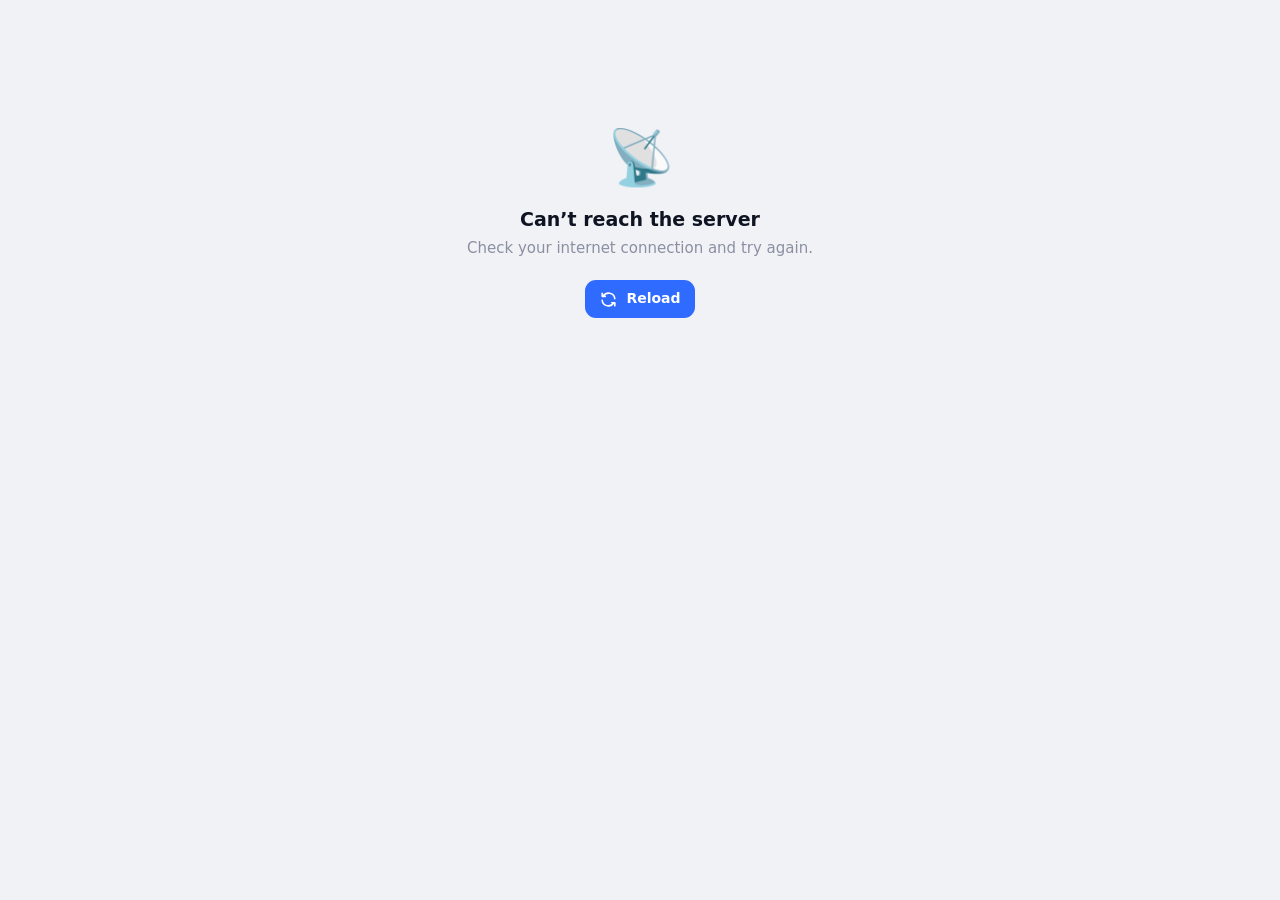
<file: docs/index.html>
<!doctype html>
<html lang="ru">
<head>
  <meta charset="utf-8">
  <meta name="viewport" content="width=device-width, initial-scale=1, maximum-scale=1, viewport-fit=cover">
  <meta name="color-scheme" content="light dark">
  <meta http-equiv="Cache-Control" content="no-cache, must-revalidate">
  <title>Квартиры Братислава</title>
  <link rel="icon" href="data:image/svg+xml,<svg xmlns='http://www.w3.org/2000/svg' viewBox='0 0 100 100'><text y='.9em' font-size='90'>🏠</text></svg>">
  <script src="https://telegram.org/js/telegram-web-app.js?59"></script>
  <link rel="stylesheet" href="app.css?v=8">
  <link rel="stylesheet" href="welcome.css?v=1">
  <link rel="stylesheet" href="notify-preview.css?v=1">
  <link rel="stylesheet" href="admin.css?v=1">
  <link rel="stylesheet" href="paywall.css?v=4">
  <link rel="stylesheet" href="cancel-flow.css?v=1">
</head>
<body>
  <div id="app">
    <main id="screen"></main>
    <nav id="tabbar" class="tabbar" hidden></nav>
  </div>
  <div id="layer"></div>
  <div id="toast" class="toast" role="status" aria-live="polite"></div>
  <script src="i18n.js?v=3"></script>
  <script src="welcome.js?v=1"></script>
  <script src="notify-preview.js?v=1"></script>
  <script src="admin.js?v=2"></script>
  <script src="paywall.js?v=3"></script>
  <script src="cancel-flow.js?v=1"></script>
  <script src="app.js?v=10"></script>
</body>
</html>
</file>
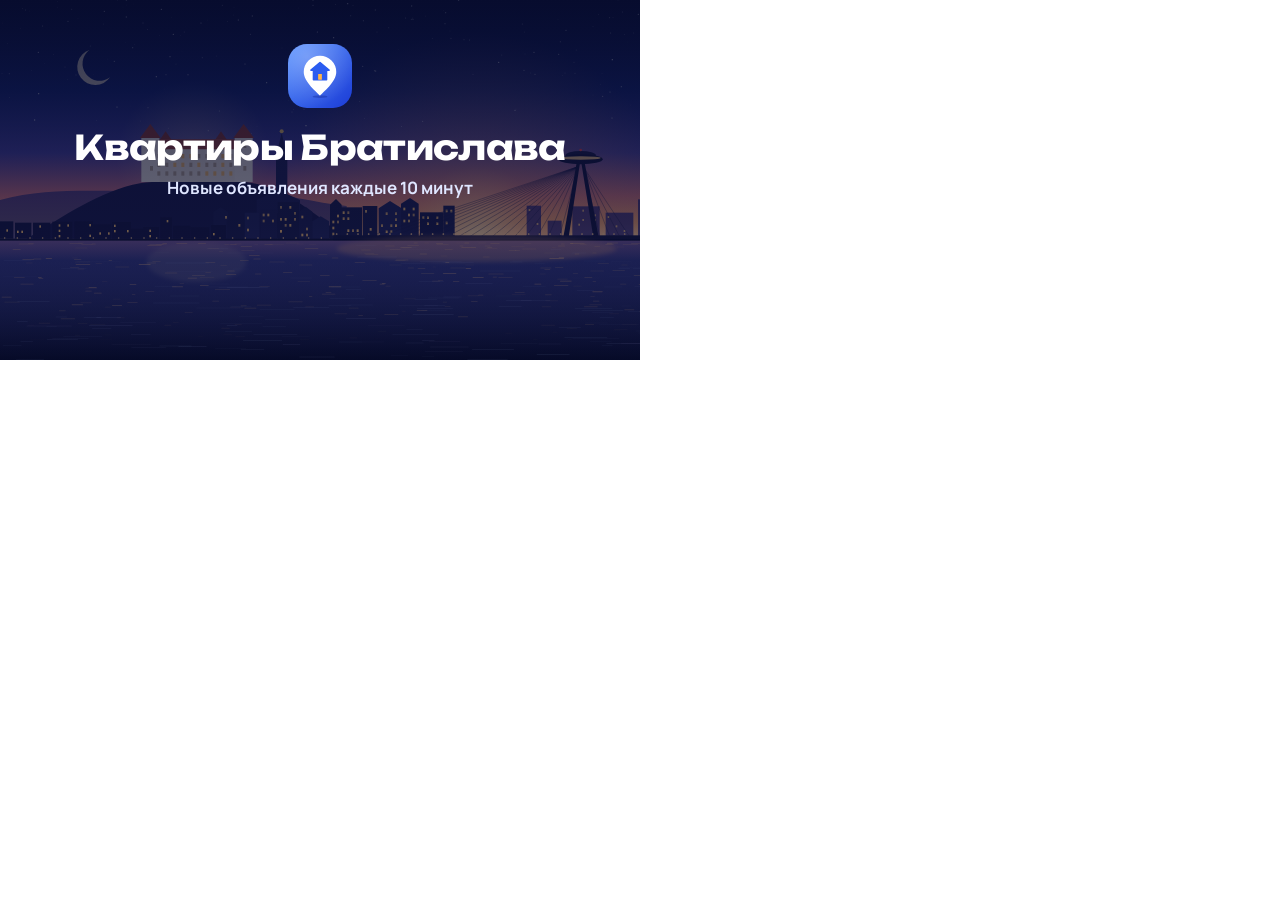
<file: graphics/src/bot-description.html>
<!doctype html><html lang="ru"><head><meta charset="utf-8"><link rel="stylesheet" href="common.css">
<style>
body { width: 640px; height: 360px; position: relative; }
.shade { background: linear-gradient(180deg, rgba(7,12,46,.82) 0%, rgba(7,12,46,.6) 62%, rgba(7,12,46,.2) 100%); }
.t { position: absolute; left: 0; right: 0; top: 44px; text-align: center; }
.t img { width: 64px; height: 64px; border-radius: 19px; margin-bottom: 16px; }
.t h1 { font-size: 34px; line-height: 1.1; }
.t p { font-size: 17px; color: #dfe6ff; margin-top: 10px; font-weight: 700; }
</style></head><body>
<div class="scene"></div><div class="shade"></div>
<div class="t"><img src="logo-1-pin.svg"><h1 class="display">Квартиры Братислава</h1><p>Новые объявления каждые 10 минут</p></div>
</body></html>
</file>
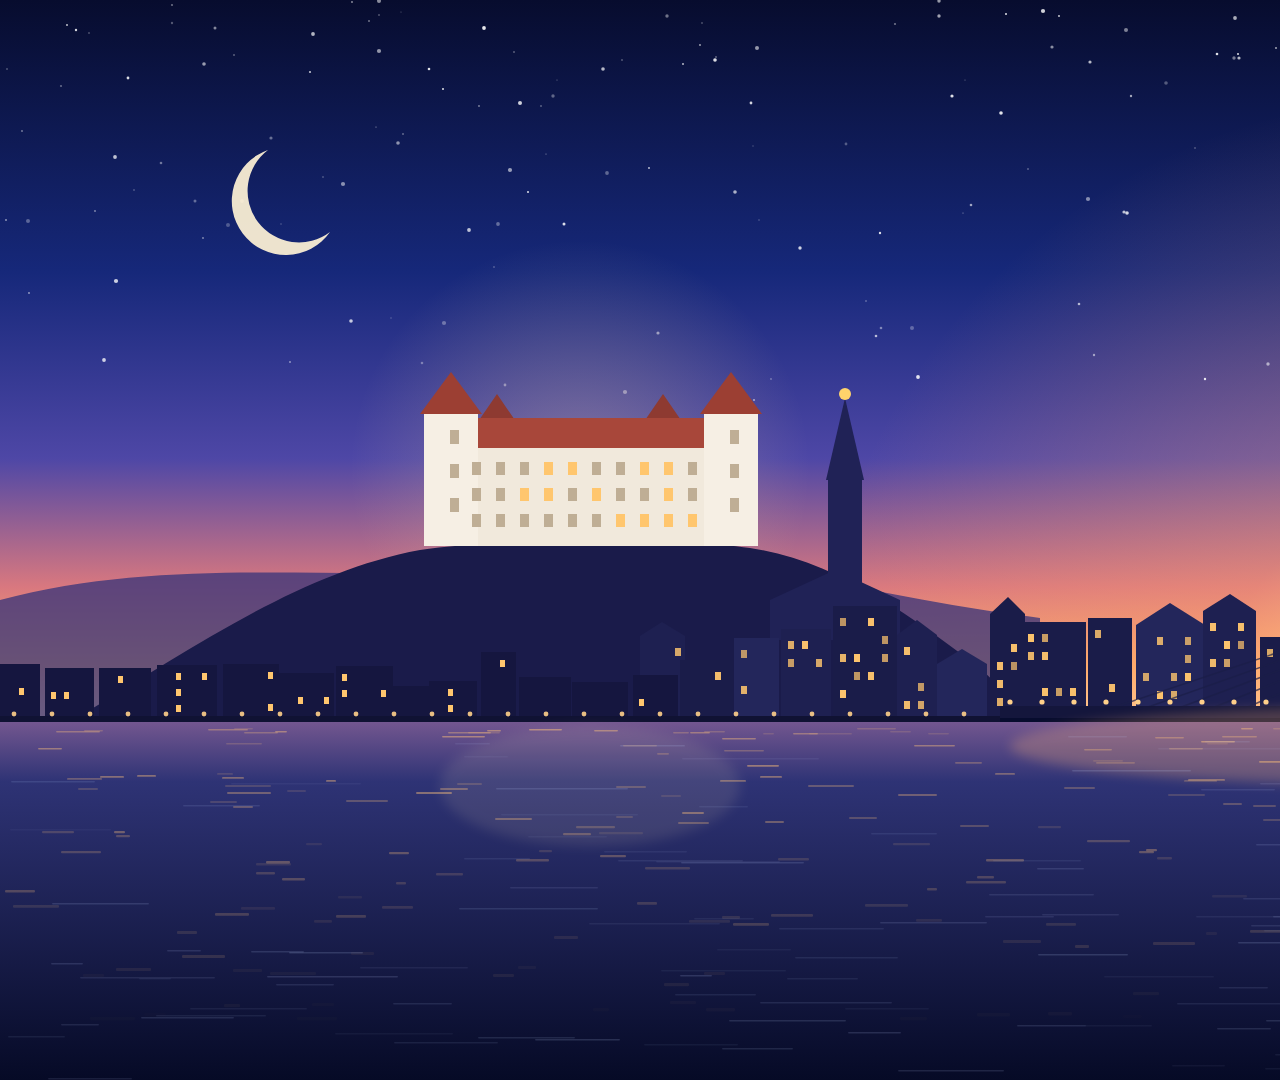
<file: graphics/src/hero-clean.html>
<!doctype html><html><head><meta charset="utf-8"><link rel="stylesheet" href="common.css">
<style>body { width: 1920px; height: 1080px; position: relative; }</style></head>
<body><div class="scene"></div></body></html>
</file>
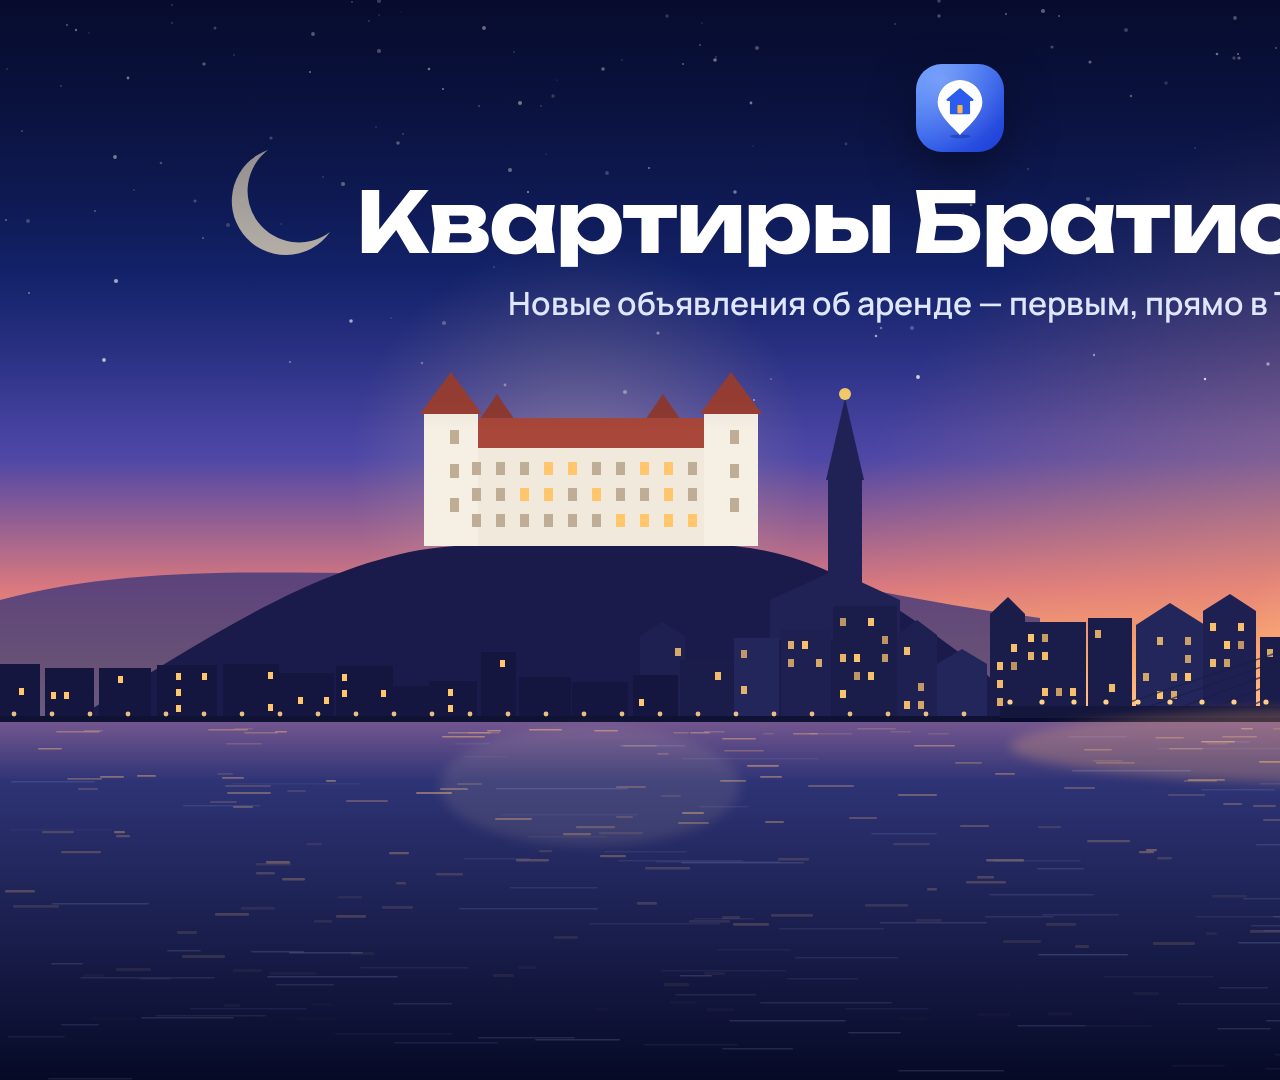
<file: graphics/src/hero-title.html>
<!doctype html><html lang="ru"><head><meta charset="utf-8"><link rel="stylesheet" href="common.css">
<style>
body { width: 1920px; height: 1080px; position: relative; }
.shade { background: linear-gradient(180deg, rgba(7,12,46,.6) 0%, rgba(7,12,46,0) 40%); }
.t { position: absolute; left: 0; right: 0; top: 64px; text-align: center; }
.t img { width: 88px; height: 88px; border-radius: 26px; margin-bottom: 22px; box-shadow: 0 20px 50px rgba(0,0,0,.35); }
.t h1 { font-size: 84px; line-height: 1.02; }
.t p { font-size: 32px; color: #dfe6ff; margin-top: 16px; font-weight: 600; }
</style></head><body>
<div class="scene"></div><div class="shade"></div>
<div class="t"><img src="logo-1-pin.svg"><h1 class="display">Квартиры Братислава</h1><p>Новые объявления об аренде — первым, прямо в Telegram</p></div>
</body></html>
</file>
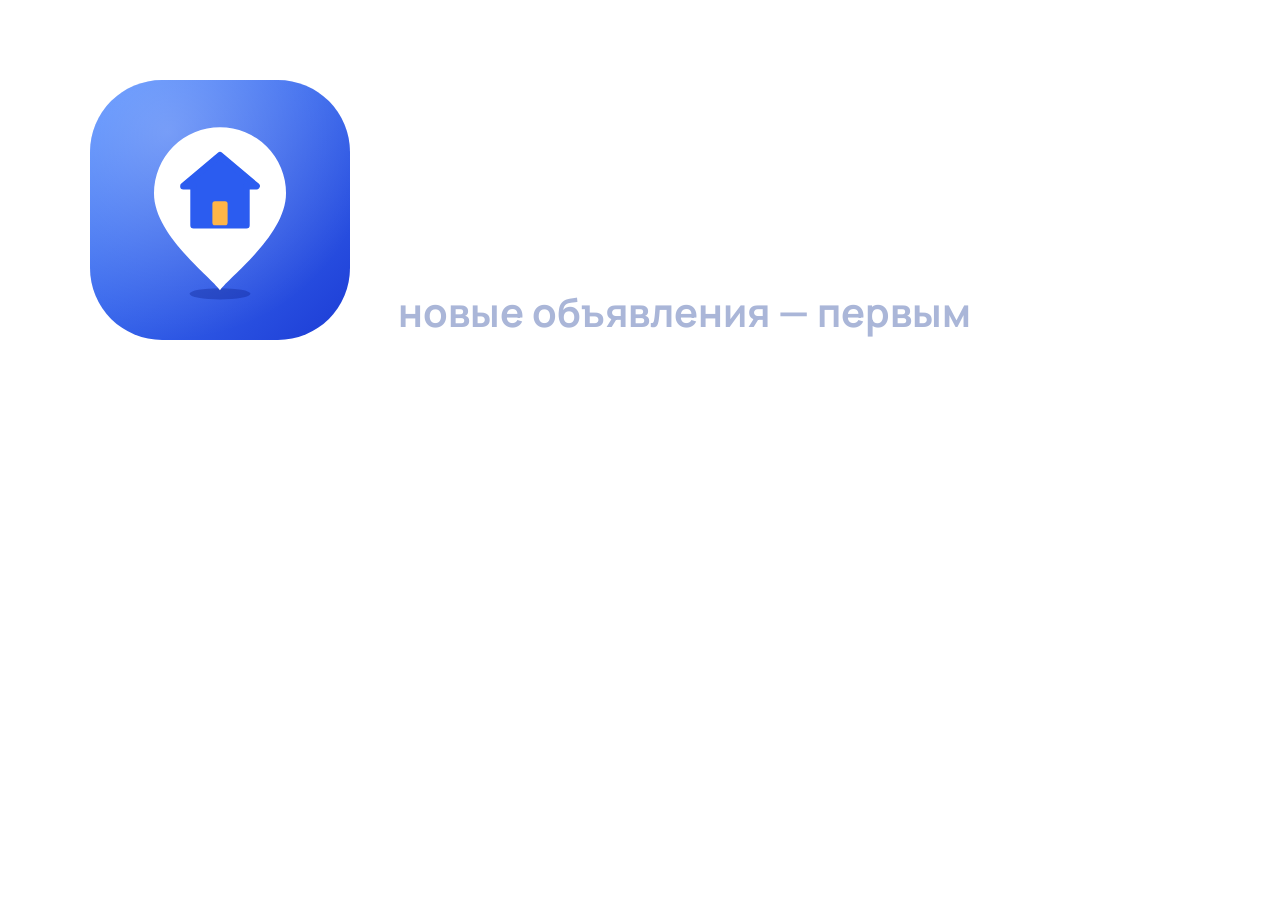
<file: graphics/src/lockup-dark.html>
<!doctype html><html lang="ru"><head><meta charset="utf-8"><link rel="stylesheet" href="common.css">
<style>
body { width: 1600px; height: 420px; display: flex; align-items: center; gap: 48px; padding: 0 90px; background: transparent; }
img { width: 260px; height: 260px; border-radius: 72px; }
h1 { font-size: 92px; line-height: 1; color: #ffffff; }
p { font-size: 40px; color: #aab6d8; font-weight: 700; margin-top: 18px; }
</style></head><body>
<img src="logo-1-pin.svg"><div><h1 class="display">Квартиры<br>Братислава</h1><p>новые объявления — первым</p></div>
</body></html>
</file>
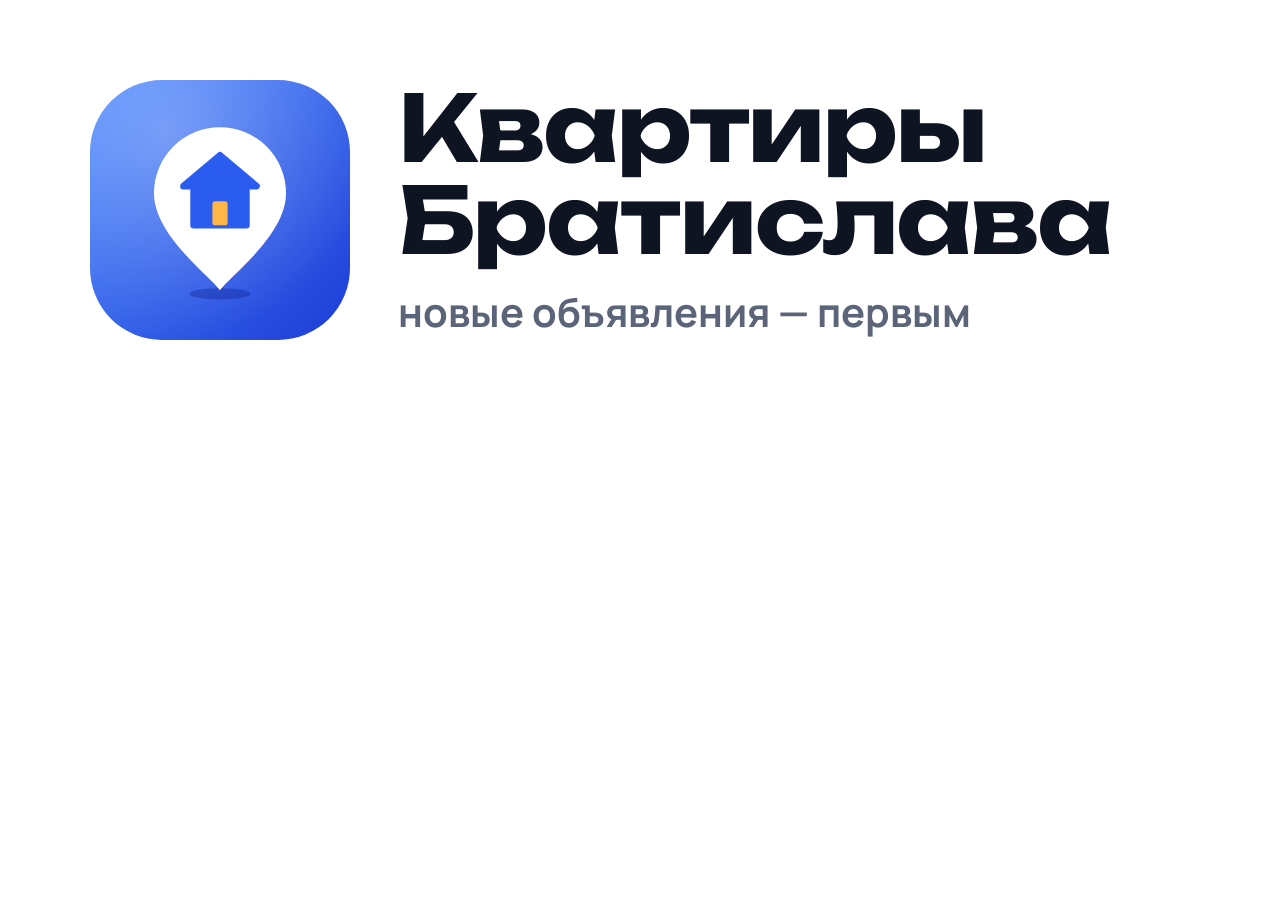
<file: graphics/src/lockup-light.html>
<!doctype html><html lang="ru"><head><meta charset="utf-8"><link rel="stylesheet" href="common.css">
<style>
body { width: 1600px; height: 420px; display: flex; align-items: center; gap: 48px; padding: 0 90px; background: transparent; }
img { width: 260px; height: 260px; border-radius: 72px; }
h1 { font-size: 92px; line-height: 1; color: #0f1422; }
p { font-size: 40px; color: #5b6478; font-weight: 700; margin-top: 18px; }
</style></head><body>
<img src="logo-1-pin.svg"><div><h1 class="display">Квартиры<br>Братислава</h1><p>новые объявления — первым</p></div>
</body></html>
</file>
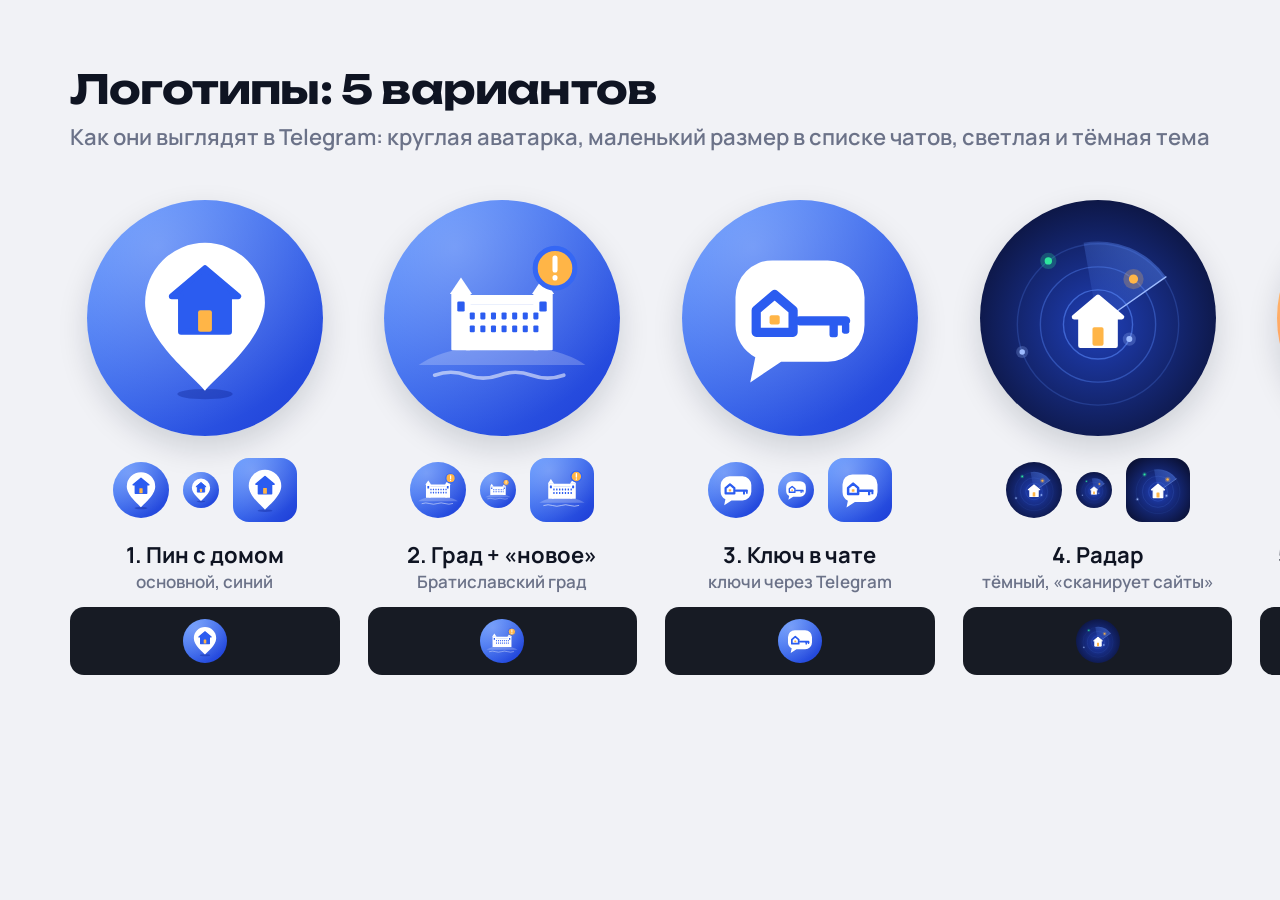
<file: graphics/src/logo-preview.html>
<!doctype html><html lang="ru"><head><meta charset="utf-8"><link rel="stylesheet" href="common.css">
<style>
body { width: 1600px; height: 900px; background: #f1f2f6; color: #0f1422; padding: 64px 70px; }
h1 { font-size: 40px; margin-bottom: 8px; }
.sub { color: #6b7288; font-size: 22px; margin-bottom: 48px; font-weight: 600; }
.grid { display: grid; grid-template-columns: repeat(5, 1fr); gap: 28px; }
.c { text-align: center; }
.c .big { width: 236px; height: 236px; border-radius: 50%; display: block; margin: 0 auto 22px; box-shadow: 0 12px 30px rgba(10,20,40,.15); }
.c .row { display: flex; justify-content: center; align-items: center; gap: 14px; margin-bottom: 18px; }
.c .row img { border-radius: 50%; }
.c .sq { width: 64px; height: 64px; border-radius: 16px !important; }
.c b { font-size: 22px; display: block; }
.c span { color: #6b7288; font-size: 17px; font-weight: 600; }
.dark { display: flex; justify-content: center; gap: 10px; margin-top: 14px; padding: 12px; border-radius: 14px; background: #171b24; }
.dark img { width: 44px; height: 44px; border-radius: 50%; }
</style></head><body>
<h1 class="display">Логотипы: 5 вариантов</h1>
<div class="sub">Как они выглядят в Telegram: круглая аватарка, маленький размер в списке чатов, светлая и тёмная тема</div>
<div class="grid">
  <div class="c"><img class="big" src="logo-1-pin.svg"><div class="row"><img src="logo-1-pin.svg" width="56"><img src="logo-1-pin.svg" width="36"><img class="sq" src="logo-1-pin.svg"></div><b>1. Пин с домом</b><span>основной, синий</span><div class="dark"><img src="logo-1-pin.svg"></div></div>
  <div class="c"><img class="big" src="logo-2-castle.svg"><div class="row"><img src="logo-2-castle.svg" width="56"><img src="logo-2-castle.svg" width="36"><img class="sq" src="logo-2-castle.svg"></div><b>2. Град + «новое»</b><span>Братиславский град</span><div class="dark"><img src="logo-2-castle.svg"></div></div>
  <div class="c"><img class="big" src="logo-3-key-chat.svg"><div class="row"><img src="logo-3-key-chat.svg" width="56"><img src="logo-3-key-chat.svg" width="36"><img class="sq" src="logo-3-key-chat.svg"></div><b>3. Ключ в чате</b><span>ключи через Telegram</span><div class="dark"><img src="logo-3-key-chat.svg"></div></div>
  <div class="c"><img class="big" src="logo-4-radar-dark.svg"><div class="row"><img src="logo-4-radar-dark.svg" width="56"><img src="logo-4-radar-dark.svg" width="36"><img class="sq" src="logo-4-radar-dark.svg"></div><b>4. Радар</b><span>тёмный, «сканирует сайты»</span><div class="dark"><img src="logo-4-radar-dark.svg"></div></div>
  <div class="c"><img class="big" src="logo-5-warm-bell.svg"><div class="row"><img src="logo-5-warm-bell.svg" width="56"><img src="logo-5-warm-bell.svg" width="36"><img class="sq" src="logo-5-warm-bell.svg"></div><b>5. Дом + колокольчик</b><span>тёплый, уведомления</span><div class="dark"><img src="logo-5-warm-bell.svg"></div></div>
</div>
</body></html>
</file>
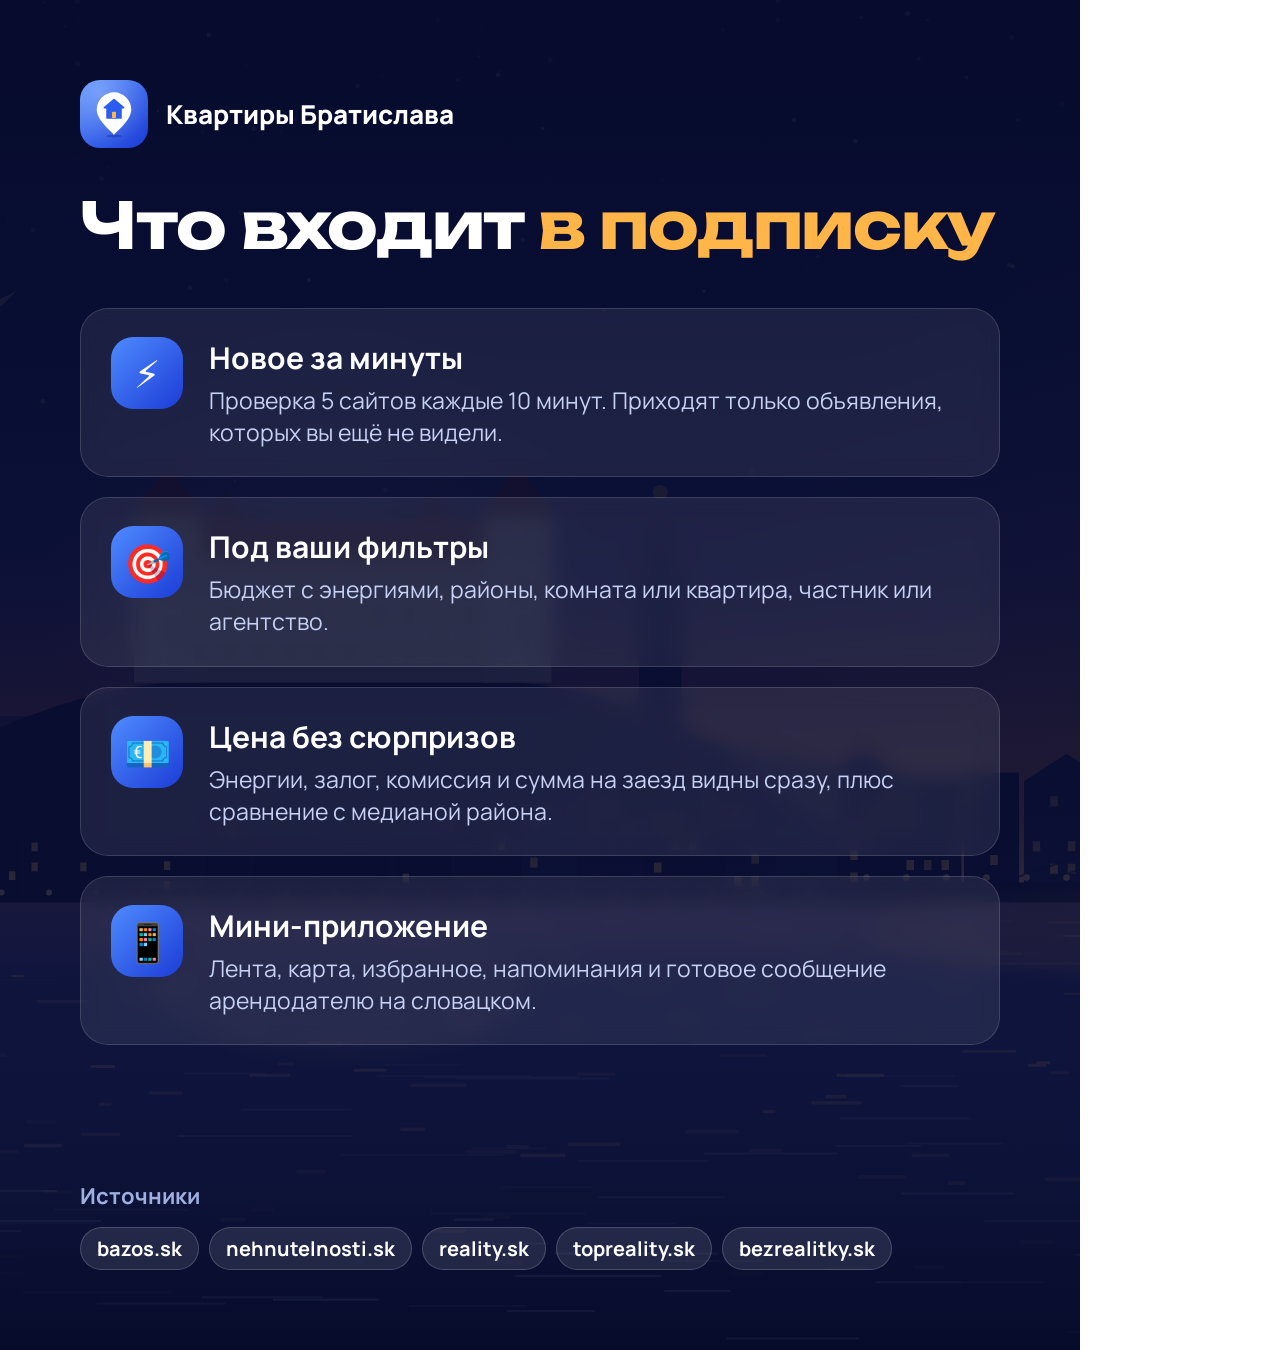
<file: graphics/src/tribute-benefits.html>
<!doctype html><html lang="ru"><head><meta charset="utf-8"><link rel="stylesheet" href="common.css">
<style>
body { width: 1080px; height: 1350px; position: relative; }
.scene { background-size: auto 100%; background-position: 30% bottom; }
.shade { background: linear-gradient(180deg, rgba(7,12,46,.96) 0%, rgba(7,12,46,.9) 60%, rgba(7,12,46,.55) 100%); }
.wrap { position: absolute; inset: 80px; }
.brand { display: flex; align-items: center; gap: 18px; font-size: 26px; font-weight: 800; margin-bottom: 44px; }
.brand img { width: 68px; height: 68px; border-radius: 20px; }
h1 { font-size: 64px; line-height: 1.06; margin-bottom: 48px; }
.list { display: grid; gap: 20px; }
.item { display: flex; gap: 26px; align-items: flex-start; padding: 28px 30px; border-radius: 28px;
  background: rgba(255,255,255,.08); border: 1px solid rgba(255,255,255,.14); backdrop-filter: blur(10px); }
.item .ic { flex: none; width: 72px; height: 72px; border-radius: 22px; display: grid; place-items: center; font-size: 38px;
  background: linear-gradient(135deg, #4f8bff, #1c3cd6); }
.item b { display: block; font-size: 30px; margin-bottom: 6px; }
.foot { position: absolute; left: 0; right: 0; bottom: 0; }
.foot p { font-size: 22px; color: #9fb0e0; font-weight: 700; margin-bottom: 16px; }
.foot .chips { font-size: 20px; }
.item span { font-size: 23px; line-height: 1.4; color: #c6d1f5; }
</style></head><body>
<div class="scene"></div><div class="shade"></div>
<div class="wrap">
  <div class="brand"><img src="logo-1-pin.svg">Квартиры Братислава</div>
  <h1 class="display">Что входит <span class="accent">в подписку</span></h1>
  <div class="list">
    <div class="item"><div class="ic">⚡</div><div><b>Новое за минуты</b><span>Проверка 5 сайтов каждые 10 минут. Приходят только объявления, которых вы ещё не видели.</span></div></div>
    <div class="item"><div class="ic">🎯</div><div><b>Под ваши фильтры</b><span>Бюджет с энергиями, районы, комната или квартира, частник или агентство.</span></div></div>
    <div class="item"><div class="ic">💶</div><div><b>Цена без сюрпризов</b><span>Энергии, залог, комиссия и сумма на заезд видны сразу, плюс сравнение с медианой района.</span></div></div>
    <div class="item"><div class="ic">📱</div><div><b>Мини-приложение</b><span>Лента, карта, избранное, напоминания и готовое сообщение арендодателю на словацком.</span></div></div>
  </div>
  <div class="foot"><p>Источники</p><div class="chips"><span>bazos.sk</span><span>nehnutelnosti.sk</span><span>reality.sk</span><span>topreality.sk</span><span>bezrealitky.sk</span></div></div>
</div>
</body></html>
</file>
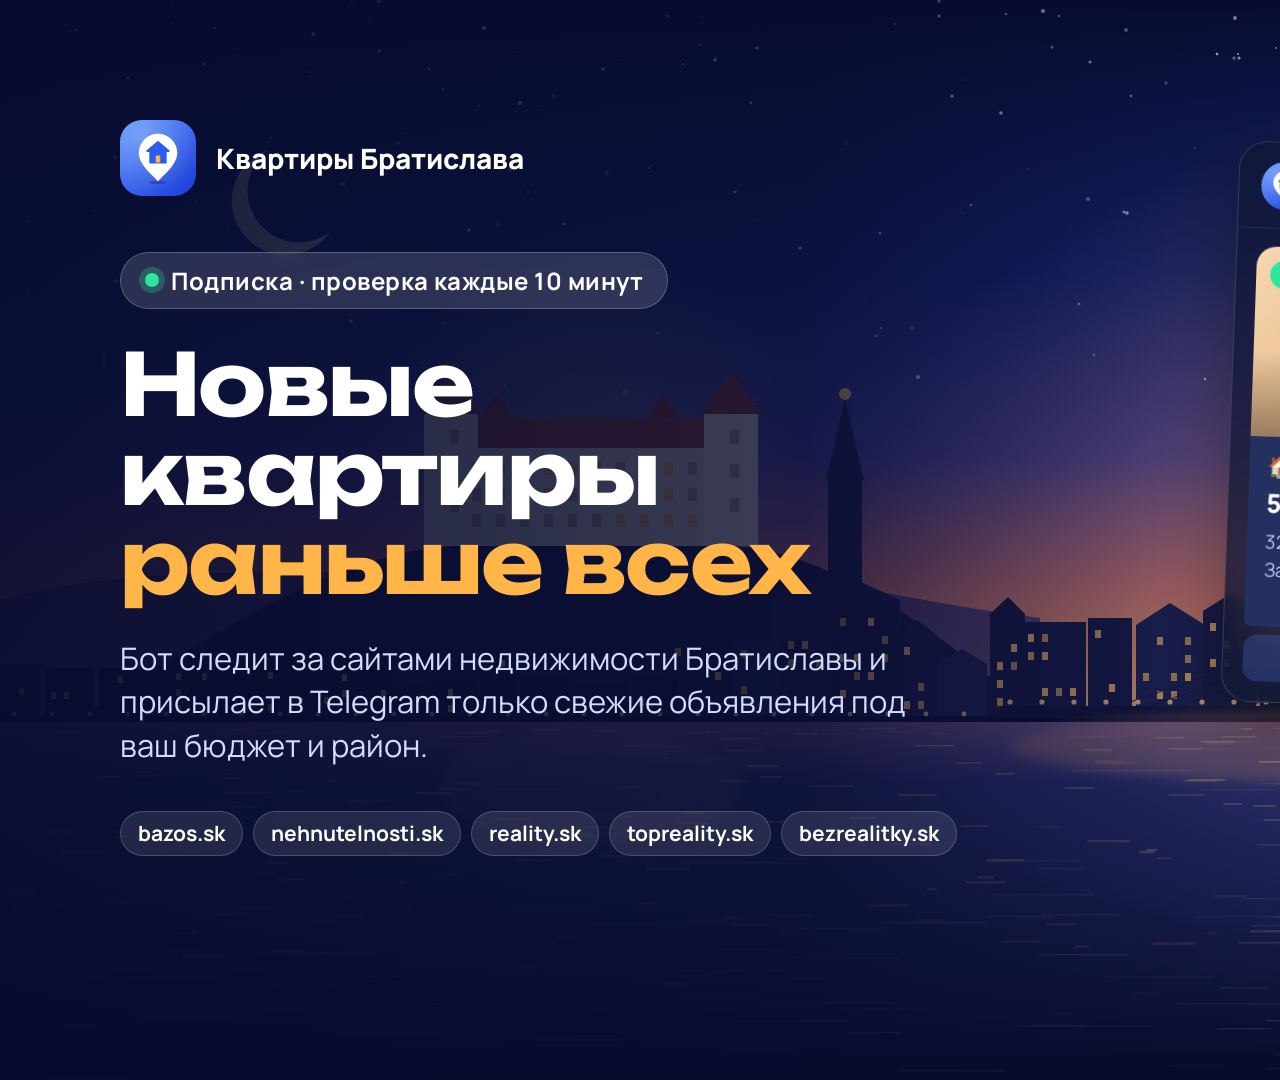
<file: graphics/src/tribute-cover.html>
<!doctype html><html lang="ru"><head><meta charset="utf-8"><link rel="stylesheet" href="common.css">
<style>
body { width: 1920px; height: 1080px; position: relative; }
.shade { background: linear-gradient(90deg, rgba(7,12,46,.94) 0%, rgba(7,12,46,.78) 42%, rgba(7,12,46,.15) 70%, rgba(7,12,46,0) 100%); }
.left { position: absolute; left: 120px; top: 120px; width: 900px; }
.brand { display: flex; align-items: center; gap: 20px; font-size: 28px; font-weight: 800; margin-bottom: 56px; }
.brand img { width: 76px; height: 76px; border-radius: 22px; }
.kicker { font-size: 24px; margin-bottom: 30px; }
h1 { font-size: 86px; line-height: 1.04; margin-bottom: 30px; }
p.lead { font-size: 31px; line-height: 1.4; color: #d3dcff; margin-bottom: 44px; max-width: 800px; }
.chips { font-size: 21px; }
.card { position: absolute; right: 130px; top: 150px; width: 560px; transform: rotate(2deg); }
</style></head><body>
<div class="scene"></div><div class="shade"></div>
<div class="left">
  <div class="brand"><img src="logo-1-pin.svg">Квартиры Братислава</div>
  <div class="kicker"><i></i>Подписка · проверка каждые 10 минут</div>
  <h1 class="display">Новые квартиры <span class="accent">раньше всех</span></h1>
  <p class="lead">Бот следит за сайтами недвижимости Братиславы и присылает в Telegram только свежие объявления под ваш бюджет и район.</p>
  <div class="chips"><span>bazos.sk</span><span>nehnutelnosti.sk</span><span>reality.sk</span><span>topreality.sk</span><span>bezrealitky.sk</span></div>
</div>
<div class="card"><div class="tg">
  <div class="tg-head"><img src="logo-1-pin.svg"><div><b>Квартиры Братислава</b><small>бот · новое объявление</small></div></div>
  <div class="tg-body"><div class="msg">
    <div class="photo"><em>НОВОЕ</em></div>
    <div class="txt">
      <div class="title">🏠 Гарсонка · Ružinov</div>
      <div class="price">590 € <span>✅ с энергиями</span></div>
      <div class="meta">32 м² · 3 этаж · частник, без комиссии<br>Залог 590 € · bazos.sk</div>
    </div>
    <div class="time">только что</div>
  </div>
  <div class="btns"><div>📍 На карте</div><div>⏰ Напомнить</div></div></div>
</div></div>
</body></html>
</file>
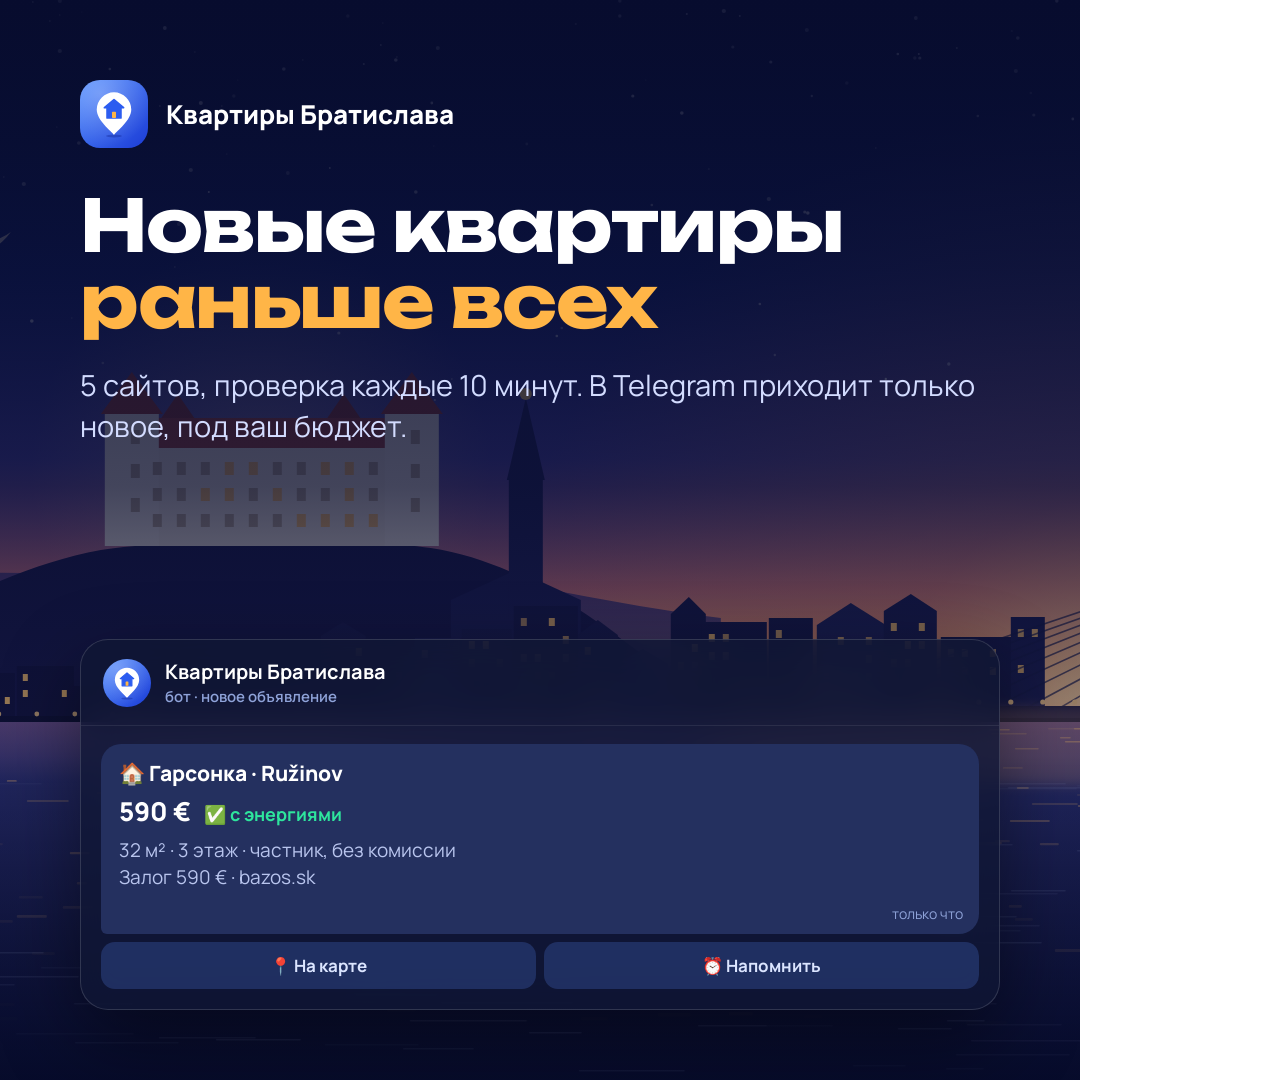
<file: graphics/src/tribute-square.html>
<!doctype html><html lang="ru"><head><meta charset="utf-8"><link rel="stylesheet" href="common.css">
<style>
body { width: 1080px; height: 1080px; position: relative; }
.scene { background-size: auto 100%; background-position: 38% bottom; }
.shade { background: linear-gradient(180deg, rgba(7,12,46,.92) 0%, rgba(7,12,46,.75) 45%, rgba(7,12,46,.35) 70%, rgba(7,12,46,.6) 100%); }
.top { position: absolute; left: 80px; right: 80px; top: 80px; }
.brand { display: flex; align-items: center; gap: 18px; font-size: 26px; font-weight: 800; margin-bottom: 40px; }
.brand img { width: 68px; height: 68px; border-radius: 20px; }
h1 { font-size: 72px; line-height: 1.05; margin-bottom: 26px; }
p.lead { font-size: 29px; line-height: 1.4; color: #d3dcff; }
.card { position: absolute; left: 80px; right: 80px; bottom: 70px; }
.card .msg .photo { display: none; }
</style></head><body>
<div class="scene"></div><div class="shade"></div>
<div class="top">
  <div class="brand"><img src="logo-1-pin.svg">Квартиры Братислава</div>
  <h1 class="display">Новые квартиры <span class="accent">раньше всех</span></h1>
  <p class="lead">5 сайтов, проверка каждые 10 минут. В Telegram приходит только новое, под ваш бюджет.</p>
</div>
<div class="card"><div class="tg">
  <div class="tg-head"><img src="logo-1-pin.svg"><div><b>Квартиры Братислава</b><small>бот · новое объявление</small></div></div>
  <div class="tg-body"><div class="msg">
    <div class="photo"><em>НОВОЕ</em></div>
    <div class="txt">
      <div class="title">🏠 Гарсонка · Ružinov</div>
      <div class="price">590 € <span>✅ с энергиями</span></div>
      <div class="meta">32 м² · 3 этаж · частник, без комиссии<br>Залог 590 € · bazos.sk</div>
    </div>
    <div class="time">только что</div>
  </div>
  <div class="btns"><div>📍 На карте</div><div>⏰ Напомнить</div></div></div>
</div></div>
</body></html>
</file>
<file: docs/app.css>
/* ------------------------------------------------------------------ токены
   Цвета берём из темы Telegram (--tg-theme-*), чтобы приложение выглядело
   родным и в светлой, и в тёмной теме; вне Telegram — свои значения. */
:root {
  --bg: var(--tg-theme-secondary-bg-color, #f1f2f6);
  --surface: var(--tg-theme-section-bg-color, var(--tg-theme-bg-color, #ffffff));
  --surface-2: color-mix(in srgb, var(--text) 5%, var(--surface));
  --text: var(--tg-theme-text-color, #0f1422);
  --hint: var(--tg-theme-hint-color, #8a90a2);
  --line: color-mix(in srgb, var(--text) 9%, transparent);
  --accent: var(--tg-theme-button-color, #2f6bff);
  --accent-text: var(--tg-theme-button-text-color, #ffffff);
  --accent-soft: color-mix(in srgb, var(--accent) 13%, transparent);
  --link: var(--tg-theme-link-color, var(--accent));
  --good: #12a46c;
  --good-soft: color-mix(in srgb, #12a46c 14%, transparent);
  --warn: #d98a00;
  --warn-soft: color-mix(in srgb, #d98a00 15%, transparent);
  --bad: #e5484d;
  --bad-soft: color-mix(in srgb, #e5484d 13%, transparent);
  --shadow: 0 1px 2px rgba(10, 20, 40, .06), 0 8px 24px rgba(10, 20, 40, .06);
  --r-lg: 22px;
  --r: 16px;
  --r-sm: 12px;
  --safe-b: env(safe-area-inset-bottom, 0px);
  --tab-h: 64px;
  --ease: cubic-bezier(.2, .8, .2, 1);
}
@media (prefers-color-scheme: dark) {
  :root:not([data-tg]) {
    --bg: #0e1118;
    --surface: #171b24;
    --text: #eef1f7;
    --hint: #8b93a7;
    --accent: #5b8cff;
    --shadow: 0 1px 2px rgba(0, 0, 0, .3), 0 8px 24px rgba(0, 0, 0, .25);
  }
}
:root[data-dark] { --shadow: 0 1px 2px rgba(0, 0, 0, .3), 0 8px 24px rgba(0, 0, 0, .3); }

* { box-sizing: border-box; -webkit-tap-highlight-color: transparent; }
html, body { margin: 0; background: var(--bg); color: var(--text); }
body {
  font: 15px/1.4 -apple-system, BlinkMacSystemFont, "SF Pro Text", "Roboto", "Segoe UI", system-ui, sans-serif;
  -webkit-font-smoothing: antialiased;
  overscroll-behavior-y: none;
  min-height: 100vh;
}
button, input, select, textarea { font: inherit; color: inherit; }
button { cursor: pointer; border: 0; background: none; padding: 0; }
a { color: var(--link); text-decoration: none; }
img { display: block; }
[hidden] { display: none !important; }
.muted { color: var(--hint); }
.num { font-variant-numeric: tabular-nums; }

#screen { padding-bottom: calc(var(--tab-h) + var(--safe-b) + 16px); min-height: 100vh; }

/* ------------------------------------------------------------------ шапка */
.top {
  position: sticky; top: 0; z-index: 20;
  background: color-mix(in srgb, var(--bg) 86%, transparent);
  backdrop-filter: saturate(1.6) blur(16px);
  -webkit-backdrop-filter: saturate(1.6) blur(16px);
  padding: 12px 16px 8px;
}
.top-row { display: flex; align-items: center; gap: 12px; }
.title { font-size: 24px; font-weight: 750; letter-spacing: -.02em; margin: 0; flex: 1; line-height: 1.15; white-space: nowrap; overflow: hidden; text-overflow: ellipsis; }
.subtitle { color: var(--hint); font-size: 13px; margin-top: 2px; white-space: nowrap; overflow: hidden; text-overflow: ellipsis; }
.top.flat { position: relative; background: none; backdrop-filter: none; -webkit-backdrop-filter: none; padding-bottom: 0; }
.stickybar {
  position: sticky; top: 0; z-index: 20; padding: 0 16px 6px;
  background: color-mix(in srgb, var(--bg) 86%, transparent);
  backdrop-filter: saturate(1.6) blur(16px); -webkit-backdrop-filter: saturate(1.6) blur(16px);
}

/* таймер до следующей проверки */
.timer {
  display: flex; align-items: center; gap: 7px; flex: none; text-align: left;
  background: var(--surface); border-radius: 999px; padding: 5px 12px 5px 5px;
  box-shadow: var(--shadow); font-size: 12px; line-height: 1.15; white-space: nowrap;
}
.timer svg { width: 30px; height: 30px; transform: rotate(-90deg); }
.timer .ring-bg { stroke: var(--line); }
.timer .ring { stroke: var(--accent); stroke-linecap: round; transition: stroke-dashoffset 1s linear; }
.timer b { font-size: 15px; display: block; font-variant-numeric: tabular-nums; }
.timer .muted { font-size: 10.5px; display: block; }
.timer.pulse .ring { stroke: var(--good); }

.search {
  margin-top: 12px; display: flex; align-items: center; gap: 8px;
  background: var(--surface); border-radius: var(--r-sm); padding: 0 12px; height: 42px;
  box-shadow: 0 0 0 1px var(--line) inset;
}
.search input { flex: 1; border: 0; outline: 0; background: none; height: 100%; min-width: 0; }
.search svg { width: 18px; height: 18px; color: var(--hint); flex: none; }

/* ------------------------------------------------------------------ чипсы */
.chips { display: flex; gap: 8px; overflow-x: auto; padding: 10px 16px 4px; margin: 0 -16px; scrollbar-width: none; }
.chips::-webkit-scrollbar { display: none; }
.chip {
  flex: none; display: inline-flex; align-items: center; gap: 6px;
  height: 34px; padding: 0 13px; border-radius: 999px;
  background: var(--surface); box-shadow: 0 0 0 1px var(--line) inset;
  font-size: 14px; font-weight: 520; white-space: nowrap; transition: transform .15s var(--ease);
}
.chip:active { transform: scale(.96); }
.chip.on { background: var(--accent); color: var(--accent-text); box-shadow: none; }
.chip .dot { min-width: 18px; height: 18px; border-radius: 9px; background: var(--accent-text); color: var(--accent); font-size: 11px; font-weight: 700; display: grid; place-items: center; padding: 0 5px; }
.chip svg { width: 16px; height: 16px; }
.chip .x { opacity: .7; }

.bar { display: flex; align-items: center; justify-content: space-between; gap: 10px; padding: 8px 16px 4px; }
.count { font-size: 13px; color: var(--hint); }
.sort { display: inline-flex; align-items: center; gap: 5px; font-size: 14px; font-weight: 600; color: var(--link); white-space: nowrap; }
.sort svg { width: 17px; height: 17px; flex: none; }
.seg { display: inline-flex; background: var(--surface); border-radius: 11px; padding: 3px; box-shadow: 0 0 0 1px var(--line) inset; }
.seg button { height: 30px; min-width: 34px; padding: 0 8px; border-radius: 8px; color: var(--hint); display: grid; place-items: center; font-size: 13px; font-weight: 600; white-space: nowrap; }
.seg button.on { background: var(--accent-soft); color: var(--accent); }
.seg svg { width: 18px; height: 18px; }
.seg.wide { display: flex; }
.seg.wide button { flex: 1; height: 36px; }

/* ------------------------------------------------------------------ карточки */
.feed { padding: 6px 16px 0; display: grid; gap: 14px; }
.feed.grid { grid-template-columns: 1fr 1fr; gap: 10px; }
.feed.list { gap: 8px; }

.card {
  background: var(--surface); border-radius: var(--r-lg); overflow: hidden;
  box-shadow: var(--shadow); position: relative; text-align: left; width: 100%;
  transition: transform .18s var(--ease); content-visibility: auto; contain-intrinsic-size: 1px 360px;
  animation: rise .35s var(--ease) backwards;
}
.card:active { transform: scale(.985); }
@keyframes rise { from { opacity: 0; transform: translateY(8px); } }
.ph { position: relative; aspect-ratio: 16 / 10; background: var(--surface-2); overflow: hidden; }
.ph img { width: 100%; height: 100%; object-fit: cover; }
.ph::after { content: ""; position: absolute; inset: 45% 0 0; background: linear-gradient(transparent, rgba(0, 0, 0, .62)); pointer-events: none; }
.ph .noimg { position: absolute; inset: 0; display: grid; place-items: center; font-size: 44px; opacity: .5; }
.ph .price { position: absolute; left: 14px; bottom: 11px; z-index: 1; color: #fff; text-shadow: 0 1px 8px rgba(0, 0, 0, .35); }
.ph .price b { font-size: 26px; font-weight: 780; letter-spacing: -.02em; }
.ph .price small { font-size: 13px; opacity: .9; margin-left: 2px; }
.ph .price .util { display: block; font-size: 12px; opacity: .92; margin-top: -2px; }
.ph .pcount { position: absolute; right: 12px; bottom: 12px; z-index: 1; color: #fff; font-size: 12px; font-weight: 600; background: rgba(0, 0, 0, .38); border-radius: 8px; padding: 3px 7px; backdrop-filter: blur(6px); }
.badges { position: absolute; left: 10px; top: 10px; display: flex; gap: 6px; z-index: 1; }
.badge { font-size: 11px; font-weight: 700; letter-spacing: .02em; padding: 4px 8px; border-radius: 8px; background: rgba(255, 255, 255, .92); color: #10131a; }
.badge.new { background: var(--good); color: #fff; }
.badge.src { background: rgba(0, 0, 0, .45); color: #fff; backdrop-filter: blur(6px); font-weight: 600; }
.fav {
  position: absolute; right: 10px; top: 10px; z-index: 2; width: 38px; height: 38px; border-radius: 50%;
  background: rgba(0, 0, 0, .32); backdrop-filter: blur(8px); display: grid; place-items: center; color: #fff;
  transition: transform .2s var(--ease);
}
.fav svg { width: 20px; height: 20px; }
.fav.on { color: #ff4d6d; background: rgba(255, 255, 255, .95); }
.fav:active { transform: scale(.85); }
.body { padding: 12px 14px 14px; }
.ttl { font-weight: 640; font-size: 15.5px; line-height: 1.3; display: -webkit-box; -webkit-line-clamp: 2; -webkit-box-orient: vertical; overflow: hidden; }
.meta { color: var(--hint); font-size: 13px; margin-top: 4px; display: flex; flex-wrap: wrap; gap: 0 6px; }
.meta span + span::before { content: "·"; margin-right: 6px; }
.pills { display: flex; flex-wrap: wrap; gap: 6px; margin-top: 10px; }
.pill { font-size: 12px; font-weight: 600; padding: 4px 9px; border-radius: 8px; background: var(--surface-2); color: var(--text); display: inline-flex; align-items: center; gap: 4px; }
.pill.good { background: var(--good-soft); color: var(--good); }
.pill.warn { background: var(--warn-soft); color: var(--warn); }
.pill.bad { background: var(--bad-soft); color: var(--bad); }
.pill.acc { background: var(--accent-soft); color: var(--accent); }
.pill svg { width: 13px; height: 13px; }

/* список */
.row { display: flex; gap: 12px; padding: 10px; border-radius: var(--r); align-items: stretch; animation: rise .3s var(--ease) backwards; }
.row .thumb { width: 108px; flex: none; border-radius: 12px; overflow: hidden; background: var(--surface-2); position: relative; aspect-ratio: 4 / 3.4; }
.row .thumb img { width: 100%; height: 100%; object-fit: cover; }
.row .thumb .noimg { position: absolute; inset: 0; display: grid; place-items: center; font-size: 30px; opacity: .5; }
.row .info { min-width: 0; flex: 1; display: flex; flex-direction: column; gap: 3px; }
.row .p { font-size: 18px; font-weight: 760; letter-spacing: -.01em; display: flex; align-items: center; gap: 6px; }
.row .ttl { font-size: 14px; -webkit-line-clamp: 1; font-weight: 560; }
.row .meta { margin-top: 0; font-size: 12.5px; }
.row .pills { margin-top: auto; gap: 4px; }
.row .pill { font-size: 11px; padding: 3px 7px; }

/* плитка */
.tile { border-radius: 18px; }
.tile .ph { aspect-ratio: 1; }
.tile .ph .price b { font-size: 19px; }
.tile .ph .price { left: 10px; bottom: 8px; }
.tile .body { padding: 8px 10px 10px; }
.tile .ttl { font-size: 13px; -webkit-line-clamp: 1; }
.tile .meta { font-size: 12px; }
.tile .fav { width: 32px; height: 32px; right: 8px; top: 8px; }
.tile .fav svg { width: 17px; height: 17px; }

.more { margin: 16px auto 0; display: block; }
.empty { text-align: center; padding: 48px 28px; color: var(--hint); }
.empty .ico { font-size: 54px; margin-bottom: 10px; }
.empty h3 { color: var(--text); margin: 0 0 6px; font-size: 19px; }

/* скелетоны */
.sk { background: linear-gradient(90deg, var(--surface-2) 25%, color-mix(in srgb, var(--text) 9%, var(--surface)) 50%, var(--surface-2) 75%); background-size: 200% 100%; animation: shimmer 1.2s infinite linear; border-radius: 10px; }
@keyframes shimmer { to { background-position: -200% 0; } }

/* ------------------------------------------------------------------ кнопки */
.btn {
  height: 50px; border-radius: 14px; padding: 0 18px; font-weight: 650; font-size: 16px;
  background: var(--accent); color: var(--accent-text); display: inline-flex; align-items: center; justify-content: center; gap: 8px;
  transition: transform .15s var(--ease), opacity .2s;
}
.btn:active { transform: scale(.97); }
.btn.ghost { background: var(--accent-soft); color: var(--accent); }
.btn.plain { background: var(--surface-2); color: var(--text); }
.btn.good { background: var(--good); color: #fff; }
.btn.sm { height: 38px; font-size: 14px; border-radius: 11px; padding: 0 14px; }
.btn.block { width: 100%; }
.btn[disabled] { opacity: .45; pointer-events: none; }
.btn svg { width: 19px; height: 19px; }
.icon-btn { width: 40px; height: 40px; border-radius: 12px; display: grid; place-items: center; background: var(--surface); box-shadow: 0 0 0 1px var(--line) inset; color: var(--text); }
.icon-btn svg { width: 20px; height: 20px; }

/* ------------------------------------------------------------------ таббар */
.tabbar {
  position: fixed; left: 0; right: 0; bottom: 0; z-index: 30;
  display: grid; grid-template-columns: repeat(5, 1fr);
  height: calc(var(--tab-h) + var(--safe-b)); padding-bottom: var(--safe-b);
  background: color-mix(in srgb, var(--surface) 90%, transparent);
  backdrop-filter: saturate(1.6) blur(18px); -webkit-backdrop-filter: saturate(1.6) blur(18px);
  border-top: 1px solid var(--line);
}
.tabbar button { display: flex; flex-direction: column; align-items: center; justify-content: center; gap: 3px; font-size: 11px; font-weight: 600; color: var(--hint); position: relative; }
.tabbar button svg { width: 25px; height: 25px; transition: transform .2s var(--ease); }
.tabbar button.on { color: var(--accent); }
.tabbar button.on svg { transform: translateY(-1px) scale(1.06); }
.tabbar .cnt { position: absolute; top: 7px; left: calc(50% + 6px); min-width: 17px; height: 17px; padding: 0 4px; border-radius: 9px; background: var(--bad); color: #fff; font-size: 10.5px; font-weight: 700; display: grid; place-items: center; }

/* ------------------------------------------------------------------ шторки и страницы */
#layer > * { position: fixed; inset: 0; z-index: 50; }
.scrim { background: rgba(5, 10, 20, .42); animation: fade .25s var(--ease) both; }
@keyframes fade { from { opacity: 0; } }
.sheet {
  position: fixed; left: 0; right: 0; bottom: 0; z-index: 51; max-height: 88vh; overflow: auto;
  background: var(--surface); border-radius: 24px 24px 0 0; padding: 8px 16px calc(18px + var(--safe-b));
  animation: up .32s var(--ease) both; overscroll-behavior: contain;
}
@keyframes up { from { transform: translateY(100%); } }
.sheet.closing { animation: down .22s ease-in both; }
@keyframes down { to { transform: translateY(100%); } }
.grab { width: 38px; height: 5px; border-radius: 3px; background: var(--line); margin: 4px auto 10px; }
.sheet h2 { font-size: 21px; margin: 4px 0 4px; letter-spacing: -.01em; }
.sheet .lead { color: var(--hint); margin: 0 0 14px; font-size: 14px; }
.sheet-foot { position: sticky; bottom: calc(-18px - var(--safe-b)); background: var(--surface); padding: 12px 0 calc(6px + var(--safe-b)); margin-top: 8px; display: flex; gap: 10px; }

/* backwards, а не both: иначе transform от анимации остаётся и ломает position:fixed у панели действий */
.page { background: var(--bg); overflow-y: auto; animation: slidein .3s var(--ease) backwards; overscroll-behavior: contain; }
@keyframes slidein { from { transform: translateX(28%); opacity: 0; } }
.page.closing { animation: slideout .22s ease-in both; }
@keyframes slideout { to { transform: translateX(30%); opacity: 0; } }

/* ------------------------------------------------------------------ формы */
.group { background: var(--surface); border-radius: var(--r); margin: 0 16px 14px; overflow: hidden; box-shadow: var(--shadow); }
.group-title { font-size: 13px; text-transform: uppercase; letter-spacing: .05em; color: var(--hint); font-weight: 600; margin: 18px 32px 8px; }
.group-note { font-size: 12.5px; color: var(--hint); margin: -6px 32px 14px; }
.cell { display: flex; align-items: center; gap: 12px; padding: 13px 16px; min-height: 52px; width: 100%; text-align: left; }
.cell + .cell { border-top: 1px solid var(--line); }
.cell .ic { width: 32px; height: 32px; border-radius: 9px; display: grid; place-items: center; flex: none; color: #fff; font-size: 17px; }
.cell .lbl { flex: 1; min-width: 0; }
.cell .lbl small { display: block; color: var(--hint); font-size: 12.5px; }
.cell .val { color: var(--hint); font-size: 14px; text-align: right; max-width: 50%; overflow: hidden; text-overflow: ellipsis; white-space: nowrap; }
.cell .chev { color: var(--hint); width: 16px; height: 16px; flex: none; }
.cell.col { flex-direction: column; align-items: stretch; }

.switch { position: relative; width: 51px; height: 31px; flex: none; }
.switch input { opacity: 0; position: absolute; inset: 0; margin: 0; cursor: pointer; z-index: 1; }
.switch span { position: absolute; inset: 0; border-radius: 16px; background: var(--line); transition: background .2s; }
.switch span::after { content: ""; position: absolute; left: 2px; top: 2px; width: 27px; height: 27px; border-radius: 50%; background: #fff; box-shadow: 0 2px 6px rgba(0, 0, 0, .2); transition: transform .22s var(--ease); }
.switch input:checked + span { background: var(--good); }
.switch input:checked + span::after { transform: translateX(20px); }

input[type=time], input[type=datetime-local], textarea, .input {
  background: var(--surface-2); border: 0; border-radius: 11px; padding: 10px 12px; outline: none; width: 100%;
}
textarea { resize: none; min-height: 72px; }
input[type=range] { width: 100%; accent-color: var(--accent); }

/* двойной ползунок бюджета */
.range2 { position: relative; height: 36px; margin: 6px 4px 0; }
.range2 .track { position: absolute; left: 0; right: 0; top: 16px; height: 5px; border-radius: 3px; background: var(--line); }
.range2 .fill { position: absolute; top: 16px; height: 5px; border-radius: 3px; background: var(--accent); }
.range2 input { position: absolute; left: 0; right: 0; top: 4px; width: 100%; margin: 0; pointer-events: none; -webkit-appearance: none; appearance: none; background: none; height: 30px; }
.range2 input::-webkit-slider-thumb { pointer-events: auto; -webkit-appearance: none; width: 28px; height: 28px; border-radius: 50%; background: #fff; box-shadow: 0 1px 6px rgba(0, 0, 0, .25), 0 0 0 1px var(--line); }
.range2 input::-moz-range-thumb { pointer-events: auto; width: 28px; height: 28px; border-radius: 50%; background: #fff; border: 0; box-shadow: 0 1px 6px rgba(0, 0, 0, .25); }
.budget { display: flex; align-items: baseline; justify-content: center; gap: 6px; font-variant-numeric: tabular-nums; }
.budget b { font-size: 40px; font-weight: 800; letter-spacing: -.03em; }
.budget span { color: var(--hint); }

/* выбор-карточки (тип жилья, агентство) */
.opts { display: grid; gap: 10px; }
.opts.two { grid-template-columns: 1fr 1fr; }
.opt {
  background: var(--surface); border-radius: 18px; padding: 14px; text-align: left; position: relative;
  box-shadow: 0 0 0 1.5px var(--line) inset; transition: box-shadow .15s, transform .15s var(--ease), background .15s;
}
.opt:active { transform: scale(.97); }
.opt.on { box-shadow: 0 0 0 2px var(--accent) inset; background: var(--accent-soft); }
.opt .em { font-size: 28px; line-height: 1; }
.opt b { display: block; margin-top: 8px; font-size: 15.5px; }
.opt small { display: block; color: var(--hint); font-size: 12.5px; margin-top: 2px; line-height: 1.3; }
.opt .tick { position: absolute; right: 12px; top: 12px; width: 22px; height: 22px; border-radius: 50%; box-shadow: 0 0 0 1.5px var(--line) inset; display: grid; place-items: center; color: transparent; }
.opt.on .tick { background: var(--accent); box-shadow: none; color: var(--accent-text); }
.opt .tick svg { width: 14px; height: 14px; }
.opt.row-opt { display: flex; align-items: center; gap: 12px; }
.opt.row-opt b { margin: 0; }

.dgroups h4 { margin: 14px 0 8px; font-size: 13px; text-transform: uppercase; letter-spacing: .05em; color: var(--hint); display: flex; justify-content: space-between; }
.dgroups h4 button { color: var(--link); font-size: 13px; text-transform: none; letter-spacing: 0; font-weight: 600; }
.dchips { display: flex; flex-wrap: wrap; gap: 8px; }
.dchips .chip { height: 36px; }
.dchips .chip small { opacity: .6; font-weight: 600; }

/* ------------------------------------------------------------------ онбординг */
.onb { background: var(--bg); display: flex; flex-direction: column; z-index: 80 !important; }
.onb-top { display: flex; align-items: center; gap: 10px; padding: 14px 18px 0; }
.onb-progress { flex: 1; height: 5px; border-radius: 3px; background: var(--line); overflow: hidden; }
.onb-progress i { display: block; height: 100%; background: var(--accent); border-radius: 3px; transition: width .4s var(--ease); }
.onb-skip { color: var(--hint); font-size: 14px; font-weight: 600; }
.onb-body { flex: 1; overflow-y: auto; padding: 18px 20px 20px; }
.onb-step { animation: stepin .4s var(--ease) backwards; }
@keyframes stepin { from { opacity: 0; transform: translateX(24px); } }
.onb-step.back { animation-name: stepback; }
@keyframes stepback { from { opacity: 0; transform: translateX(-24px); } }
.onb h1 { font-size: 28px; line-height: 1.15; letter-spacing: -.025em; margin: 14px 0 8px; }
.onb p.lead { color: var(--hint); font-size: 15.5px; margin: 0 0 22px; }
.onb-foot { padding: 12px 20px calc(14px + var(--safe-b)); display: flex; gap: 10px; }
.onb-foot .btn { flex: 1; }
.hero {
  height: 190px; border-radius: 28px; position: relative; overflow: hidden; margin-top: 6px;
  background: radial-gradient(120% 120% at 0% 0%, color-mix(in srgb, var(--accent) 85%, #8f6bff) 0%, var(--accent) 45%, color-mix(in srgb, var(--accent) 60%, #00c2a8) 100%);
  display: grid; place-items: center;
}
.hero .big { font-size: 84px; filter: drop-shadow(0 10px 24px rgba(0, 0, 0, .25)); animation: float 4s ease-in-out infinite; }
@keyframes float { 50% { transform: translateY(-8px) rotate(-3deg); } }
.hero i { position: absolute; border-radius: 50%; background: rgba(255, 255, 255, .16); }
.hero i:nth-child(1) { width: 140px; height: 140px; left: -40px; bottom: -50px; }
.hero i:nth-child(2) { width: 70px; height: 70px; right: 30px; top: 18px; }
.hero i:nth-child(3) { width: 26px; height: 26px; right: 120px; bottom: 30px; }
.hero .floaty { position: absolute; font-size: 30px; animation: float 5s ease-in-out infinite; }
.features { display: grid; gap: 12px; margin-top: 20px; }
.feature { display: flex; gap: 12px; align-items: flex-start; }
.feature .fi { width: 40px; height: 40px; border-radius: 12px; display: grid; place-items: center; font-size: 20px; flex: none; background: var(--surface); box-shadow: var(--shadow); }
.feature b { display: block; font-size: 15px; }
.feature span { color: var(--hint); font-size: 13.5px; }
.summary { background: var(--surface); border-radius: 18px; padding: 4px 0; box-shadow: var(--shadow); }
.big-count { text-align: center; margin: 10px 0 18px; }
.big-count b { font-size: 56px; font-weight: 800; letter-spacing: -.04em; color: var(--accent); display: block; line-height: 1; }

/* ------------------------------------------------------------------ карточка объявления */
.dtop { position: sticky; top: 0; z-index: 5; display: flex; justify-content: space-between; padding: 10px 12px; pointer-events: none; height: 0; overflow: visible; }
.dtop .icon-btn { pointer-events: auto; background: rgba(0, 0, 0, .38); color: #fff; box-shadow: none; backdrop-filter: blur(10px); }
.dtop .icon-btn.on { color: #ff4d6d; background: rgba(255, 255, 255, .95); }
.dtop .right { display: flex; gap: 8px; }
.gallery { display: flex; overflow-x: auto; scroll-snap-type: x mandatory; scrollbar-width: none; aspect-ratio: 4 / 3; background: var(--surface-2); }
.gallery::-webkit-scrollbar { display: none; }
.gallery img { flex: none; width: 100%; height: 100%; object-fit: cover; scroll-snap-align: center; }
.gwrap { position: relative; }
.gcount { position: absolute; right: 12px; bottom: 26px; background: rgba(0, 0, 0, .45); color: #fff; font-size: 12px; font-weight: 600; border-radius: 9px; padding: 3px 9px; backdrop-filter: blur(6px); }
.dsheet { background: var(--bg); border-radius: 24px 24px 0 0; margin-top: -16px; position: relative; padding: 18px 0 calc(110px + var(--safe-b)); }
.dhead { padding: 0 16px 14px; }
.dprice { display: flex; align-items: baseline; gap: 8px; flex-wrap: wrap; }
.dprice b { font-size: 34px; font-weight: 800; letter-spacing: -.03em; }
.dprice span { color: var(--hint); }
.dtitle { font-size: 18px; font-weight: 650; line-height: 1.3; margin: 6px 0 4px; }
.card2 { background: var(--surface); border-radius: var(--r); margin: 0 16px 12px; padding: 14px 16px; box-shadow: var(--shadow); }
.card2 h3 { margin: 0 0 10px; font-size: 16px; display: flex; align-items: center; gap: 8px; }
.kv { display: flex; justify-content: space-between; gap: 12px; padding: 8px 0; font-size: 14.5px; }
.kv + .kv { border-top: 1px solid var(--line); }
.kv span:first-child { color: var(--hint); }
.kv b { font-weight: 640; text-align: right; }
.kv.total b { font-size: 17px; }
.facts { display: grid; grid-template-columns: 1fr 1fr; gap: 8px; }
.fact { background: var(--surface-2); border-radius: 12px; padding: 10px 12px; }
.fact small { display: block; color: var(--hint); font-size: 12px; }
.fact b { font-size: 14.5px; font-weight: 640; }
.desc { white-space: pre-line; font-size: 14.5px; line-height: 1.55; overflow: hidden; }
.desc.clamp { max-height: 9.3em; -webkit-mask-image: linear-gradient(#000 60%, transparent); mask-image: linear-gradient(#000 60%, transparent); }
.contact { display: flex; align-items: center; gap: 10px; padding: 10px 0; }
.contact .round { width: 44px; height: 44px; border-radius: 50%; display: grid; place-items: center; flex: none; }
.contact .round svg { width: 20px; height: 20px; }
.contact .round.call { background: var(--good); color: #fff; }
.contact .round.ghost { background: var(--surface-2); color: var(--text); }
.contact .who b.ph { white-space: nowrap; font-size: 17px; }
.contact + .contact { border-top: 1px solid var(--line); }
.contact .who { flex: 1; min-width: 0; }
.contact .who b { display: block; font-size: 16px; font-variant-numeric: tabular-nums; }
.contact .who small { color: var(--hint); font-size: 12.5px; }
.avatar { width: 44px; height: 44px; border-radius: 50%; display: grid; place-items: center; font-weight: 700; color: #fff; background: linear-gradient(135deg, var(--accent), #8f6bff); flex: none; font-size: 17px; }
.minimap { height: 170px; border-radius: 14px; overflow: hidden; margin-top: 10px; background: var(--surface-2); }
.hscroll { display: flex; gap: 10px; overflow-x: auto; padding: 0 16px 6px; scrollbar-width: none; align-items: flex-start; }
.hscroll::-webkit-scrollbar { display: none; }
.hscroll .card { width: 210px; flex: none; }
.hscroll .card .ph { aspect-ratio: 4 / 3; }
.actionbar {
  position: fixed; left: 0; right: 0; bottom: 0; z-index: 6; display: flex; gap: 8px;
  padding: 10px 16px calc(10px + var(--safe-b));
  background: color-mix(in srgb, var(--surface) 92%, transparent); backdrop-filter: blur(18px); -webkit-backdrop-filter: blur(18px);
  border-top: 1px solid var(--line);
}
.actionbar .btn { flex: 1; height: 48px; font-size: 15px; padding: 0 10px; }
.actionbar .btn.sq { flex: none; width: 48px; padding: 0; }

/* сравнение с рынком */
.market { margin-top: 12px; }
.mtrack { position: relative; height: 10px; border-radius: 5px; background: linear-gradient(90deg, var(--good-soft), var(--surface-2) 50%, var(--bad-soft)); margin: 26px 2px 8px; }
.mtick { position: absolute; top: -5px; width: 2px; height: 20px; background: var(--hint); border-radius: 1px; }
.mtick span { position: absolute; top: -18px; left: 50%; transform: translateX(-50%); font-size: 11px; color: var(--hint); white-space: nowrap; }
.mdot { position: absolute; top: -6px; width: 22px; height: 22px; margin-left: -11px; border-radius: 50%; background: var(--accent); border: 3px solid var(--surface); box-shadow: 0 2px 6px rgba(0, 0, 0, .25); }
.mlabels { display: flex; justify-content: space-between; font-size: 11.5px; color: var(--hint); }

/* ------------------------------------------------------------------ напоминания */
.presets { display: grid; grid-template-columns: 1fr 1fr; gap: 8px; margin-bottom: 14px; }
.preset { background: var(--surface-2); border-radius: 14px; padding: 12px; text-align: left; transition: transform .15s var(--ease); }
.preset:active { transform: scale(.97); }
.preset.on { background: var(--accent); color: var(--accent-text); }
.preset b { display: block; font-size: 15px; }
.preset small { opacity: .7; font-size: 12.5px; }
.rem { display: flex; gap: 12px; padding: 14px 16px; align-items: flex-start; }
.rem + .rem { border-top: 1px solid var(--line); }
.rem .when { width: 58px; flex: none; text-align: center; background: var(--accent-soft); color: var(--accent); border-radius: 12px; padding: 7px 0; }
.rem .when b { display: block; font-size: 17px; font-variant-numeric: tabular-nums; }
.rem .when small { font-size: 11px; font-weight: 600; }
.rem.done .when { background: var(--surface-2); color: var(--hint); }
.rem .what { flex: 1; min-width: 0; }
.rem .what b { display: block; }
.rem .what .lst { display: flex; gap: 8px; align-items: center; margin-top: 8px; background: var(--surface-2); border-radius: 11px; padding: 6px; }
.rem .what .lst img { width: 44px; height: 36px; border-radius: 8px; object-fit: cover; }
.rem .what .lst span { font-size: 13px; overflow: hidden; text-overflow: ellipsis; white-space: nowrap; }
.daylabel { margin: 16px 32px 8px; font-size: 13px; font-weight: 650; color: var(--hint); text-transform: uppercase; letter-spacing: .05em; }

/* ------------------------------------------------------------------ рынок */
.stats { display: grid; grid-template-columns: 1fr 1fr; gap: 10px; padding: 0 16px; }
.stat { background: var(--surface); border-radius: var(--r); padding: 14px; box-shadow: var(--shadow); }
.stat small { color: var(--hint); font-size: 12.5px; display: block; }
.stat b { font-size: 26px; font-weight: 780; letter-spacing: -.02em; font-variant-numeric: tabular-nums; }
.stat span { color: var(--hint); font-size: 12px; display: block; }
.hbars { display: grid; gap: 8px; }
.hbar { display: grid; grid-template-columns: 116px 1fr 52px; align-items: center; gap: 8px; font-size: 13px; width: 100%; text-align: left; min-height: 24px; }
.hbar .nm { overflow: hidden; text-overflow: ellipsis; white-space: nowrap; }
.hbar .tr { height: 14px; position: relative; }
.hbar .tr i { position: absolute; left: 0; top: 0; bottom: 0; background: var(--accent); border-radius: 0 4px 4px 0; min-width: 4px; transition: width .6s var(--ease); }
.hbar .v { text-align: right; font-weight: 650; font-variant-numeric: tabular-nums; }
.hbar.sel .tr i { background: color-mix(in srgb, var(--accent) 70%, var(--text)); }
.vbars { display: flex; align-items: flex-end; gap: 4px; height: 120px; padding-top: 18px; position: relative; }
.vbars .vb { flex: 1; display: flex; flex-direction: column; justify-content: flex-end; align-items: center; height: 100%; position: relative; }
.vbars .vb i { width: 100%; background: var(--accent); border-radius: 4px 4px 0 0; min-height: 3px; }
.vbars .vb span { font-size: 10px; color: var(--hint); margin-top: 4px; }
.vbars .vb .tip { position: absolute; top: -18px; font-size: 11px; font-weight: 700; color: var(--text); }
.legend-note { font-size: 12px; color: var(--hint); margin-top: 8px; }

/* ------------------------------------------------------------------ карта */
.mapwrap { position: fixed; left: 0; right: 0; bottom: calc(var(--tab-h) + var(--safe-b)); z-index: 1; }
.mappin {
  background: var(--surface); color: var(--text); font-weight: 750; font-size: 12px; padding: 4px 8px; border-radius: 10px;
  box-shadow: 0 2px 8px rgba(0, 0, 0, .25); white-space: nowrap; transform: translate(-50%, -100%); position: absolute;
  border: 2px solid var(--surface);
}
.mappin.good { background: var(--good); color: #fff; border-color: var(--good); }
.mappin.sel { background: var(--accent); color: var(--accent-text); border-color: var(--accent); z-index: 1000; }
.mapcard { position: fixed; left: 12px; right: 12px; z-index: 25; bottom: calc(var(--tab-h) + var(--safe-b) + 12px); animation: up .3s var(--ease) both; }
.leaflet-container { background: var(--surface-2) !important; font: inherit !important; }
.dark-tiles .leaflet-tile-pane { filter: invert(1) hue-rotate(180deg) brightness(.92) contrast(.88) saturate(.7); }

/* ------------------------------------------------------------------ тост */
.toast {
  position: fixed; left: 50%; bottom: calc(var(--tab-h) + var(--safe-b) + 18px); z-index: 100;
  transform: translate(-50%, 20px); opacity: 0; pointer-events: none;
  background: color-mix(in srgb, var(--text) 92%, transparent); color: var(--surface);
  padding: 11px 16px; border-radius: 14px; font-size: 14px; font-weight: 600; max-width: calc(100% - 32px);
  transition: opacity .25s, transform .3s var(--ease); box-shadow: 0 8px 30px rgba(0, 0, 0, .2);
}
.toast.show { opacity: 1; transform: translate(-50%, 0); }

.banner { margin: 8px 16px 4px; padding: 12px 14px; border-radius: 14px; background: var(--warn-soft); font-size: 13.5px; display: flex; gap: 10px; align-items: center; }
.banner b { display: block; }

@media (min-width: 640px) {
  #screen, .tabbar, .page, .sheet { max-width: 560px; margin-left: auto; margin-right: auto; }
  .sheet { left: 50%; transform: translateX(-50%); width: 560px; animation-name: upc; }
  .sheet.closing { animation-name: downc; }
  @keyframes upc { from { transform: translate(-50%, 100%); } to { transform: translateX(-50%); } }
  @keyframes downc { from { transform: translateX(-50%); } to { transform: translate(-50%, 100%); } }
}
@media (prefers-reduced-motion: reduce) {
  *, *::before, *::after { animation-duration: .01ms !important; transition-duration: .01ms !important; }
}

/* ------------------------------------------------------------------ v3: город, бюджет, онбординг */
.loc-title { display: inline-flex; align-items: center; gap: 6px; max-width: 100%; text-align: left; color: var(--text); }
.loc-title span { overflow: hidden; text-overflow: ellipsis; white-space: nowrap; }
.loc-title svg { width: 20px; height: 20px; flex: none; color: var(--hint); }

/* одиночный ползунок бюджета с заливкой */
.brange { -webkit-appearance: none; appearance: none; width: 100%; height: 34px; background: none; margin: 8px 0 0; }
.brange::-webkit-slider-runnable-track { height: 6px; border-radius: 3px; background: linear-gradient(90deg, var(--accent) var(--p, 50%), var(--line) var(--p, 50%)); }
.brange::-moz-range-track { height: 6px; border-radius: 3px; background: var(--line); }
.brange::-moz-range-progress { height: 6px; border-radius: 3px; background: var(--accent); }
.brange::-webkit-slider-thumb { -webkit-appearance: none; width: 30px; height: 30px; margin-top: -12px; border-radius: 50%; background: #fff; box-shadow: 0 2px 8px rgba(0, 0, 0, .22), 0 0 0 1px var(--line); }
.brange::-moz-range-thumb { width: 30px; height: 30px; border-radius: 50%; background: #fff; border: 0; box-shadow: 0 2px 8px rgba(0, 0, 0, .22); }
.bscale { position: relative; height: 16px; font-size: 11.5px; color: var(--hint); margin: 0 4px; }
.bscale span { position: absolute; transform: translateX(-50%); white-space: nowrap; }
.bscale span:first-child { transform: none; }
.bscale span:last-child { transform: translateX(-100%); }
.quick { display: flex; flex-wrap: wrap; gap: 8px; margin-top: 14px; }
.quick .chip { height: 32px; font-size: 13.5px; }

/* выбор местоположения */
.loc-sel { display: flex; flex-wrap: wrap; gap: 6px; margin: 10px 0 2px; min-height: 0; }
.loc-sel .chip { height: 32px; font-size: 13.5px; }
.loc-h { margin: 18px 0 8px; font-size: 12.5px; text-transform: uppercase; letter-spacing: .05em; color: var(--hint); font-weight: 650; }
.reg { border-radius: 16px; background: var(--surface-2); margin-bottom: 8px; overflow: hidden; }
.reg summary { list-style: none; display: flex; align-items: center; gap: 10px; padding: 12px 14px; cursor: pointer; font-weight: 620; }
.reg summary::-webkit-details-marker { display: none; }
.reg summary .n { color: var(--hint); font-weight: 500; font-size: 13px; }
.reg summary .sp { flex: 1; }
.reg summary .whole { font-size: 12.5px; font-weight: 650; color: var(--link); padding: 5px 10px; border-radius: 9px; background: var(--accent-soft); }
.reg summary .whole.on { background: var(--accent); color: var(--accent-text); }
.reg summary svg { width: 16px; height: 16px; color: var(--hint); transition: transform .2s; }
.reg[open] summary svg { transform: rotate(90deg); }
.reg .dchips { padding: 0 12px 12px; }
.reg .chip { height: 32px; font-size: 13.5px; background: var(--surface); }
.reg .chip.on { background: var(--accent); }
.reg .sub { padding: 0 14px 6px; font-size: 12px; color: var(--hint); font-weight: 600; }
.chip.zero { opacity: .55; }

/* сегмент из трёх вариантов (агентство, уведомления) */
.seg3 { display: grid; grid-template-columns: repeat(3, 1fr); gap: 6px; background: var(--surface-2); padding: 4px; border-radius: 14px; }
.seg3 button { padding: 9px 4px; border-radius: 11px; font-size: 13px; font-weight: 640; color: var(--hint); line-height: 1.2; display: flex; flex-direction: column; align-items: center; gap: 2px; }
.seg3 button .e { font-size: 18px; }
.seg3 button.on { background: var(--surface); color: var(--text); box-shadow: 0 1px 4px rgba(0, 0, 0, .1); }

/* тип жилья — компактные плитки */
.kinds4 { display: grid; grid-template-columns: 1fr 1fr; gap: 8px; }
.kinds4 button { display: flex; align-items: center; gap: 10px; padding: 11px 12px; border-radius: 14px; background: var(--surface-2); text-align: left; font-weight: 620; font-size: 14.5px; box-shadow: 0 0 0 1.5px transparent inset; transition: box-shadow .15s, background .15s, transform .15s var(--ease); }
.kinds4 button:active { transform: scale(.97); }
.kinds4 button .e { font-size: 22px; }
.kinds4 button small { display: block; font-weight: 500; font-size: 11.5px; color: var(--hint); }
.kinds4 button.on { background: var(--accent-soft); box-shadow: 0 0 0 2px var(--accent) inset; }

/* онбординг v3: цветная шапка + карточка + кнопка со счётчиком */
.onb3 { background: var(--bg); display: flex; flex-direction: column; z-index: 80 !important; }
.onb3-hero {
  position: relative; overflow: hidden; color: #fff; padding: 14px 20px 44px;
  background: radial-gradient(130% 140% at 0% 0%, #6a5cff 0%, var(--accent) 45%, #13b5a0 120%);
}
.onb3-hero::before, .onb3-hero::after { content: ""; position: absolute; border-radius: 50%; background: rgba(255, 255, 255, .13); }
.onb3-hero::before { width: 220px; height: 220px; right: -70px; top: -90px; }
.onb3-hero::after { width: 120px; height: 120px; left: -40px; bottom: -60px; }
.onb3-bar { display: flex; align-items: center; gap: 6px; position: relative; z-index: 1; }
.onb3-bar i { flex: 1; height: 4px; border-radius: 2px; background: rgba(255, 255, 255, .3); overflow: hidden; }
.onb3-bar i.on::after { content: ""; display: block; height: 100%; background: #fff; animation: fillbar .45s var(--ease) both; }
@keyframes fillbar { from { width: 0; } to { width: 100%; } }
.onb3-bar button { color: rgba(255, 255, 255, .85); font-size: 14px; font-weight: 600; margin-left: 8px; }
.onb3-head { position: relative; z-index: 1; display: flex; gap: 14px; align-items: center; margin-top: 18px; }
.onb3-head .em { font-size: 44px; filter: drop-shadow(0 6px 14px rgba(0, 0, 0, .2)); animation: float 4s ease-in-out infinite; }
.onb3-head h1 { font-size: 25px; line-height: 1.15; margin: 0; letter-spacing: -.02em; }
.onb3-head p { margin: 4px 0 0; opacity: .88; font-size: 14px; }
.onb3-body { flex: 1; overflow-y: auto; margin-top: -26px; background: var(--bg); border-radius: 26px 26px 0 0; position: relative; padding: 20px 18px 16px; }
.onb3-body .card2 { margin: 0 0 12px; }
.onb3-foot { padding: 10px 18px calc(12px + var(--safe-b)); display: flex; gap: 10px; background: var(--bg); }
.onb3-foot .btn { flex: 1; height: 54px; font-size: 16.5px; }
.onb3-foot .btn small { font-weight: 500; opacity: .85; margin-left: 4px; }
.onb3-foot .back { flex: 0 0 54px; }
.label { font-size: 13px; font-weight: 650; color: var(--hint); margin: 0 0 8px; text-transform: uppercase; letter-spacing: .04em; }
.sk-row { display: flex; gap: 8px; flex-wrap: wrap; }

/* строки городов и крупные кнопки выбора */
.bigopt {
  width: 100%; display: flex; align-items: center; gap: 12px; text-align: left;
  padding: 14px 16px; border-radius: 18px; background: var(--surface);
  box-shadow: 0 0 0 1.5px var(--line) inset, var(--shadow); transition: transform .15s var(--ease), box-shadow .15s, background .15s;
}
.bigopt:active { transform: scale(.98); }
.bigopt .e { font-size: 30px; line-height: 1; }
.bigopt .t { flex: 1; min-width: 0; }
.bigopt b { display: block; font-size: 17px; }
.bigopt small { color: var(--hint); font-size: 13px; }
.bigopt .ck { width: 28px; height: 28px; border-radius: 50%; display: grid; place-items: center; box-shadow: 0 0 0 1.5px var(--line) inset; color: transparent; flex: none; }
.bigopt .ck svg { width: 16px; height: 16px; }
.bigopt.on { background: var(--accent); color: var(--accent-text); box-shadow: 0 6px 20px color-mix(in srgb, var(--accent) 35%, transparent); }
.bigopt.on small { color: color-mix(in srgb, var(--accent-text) 80%, transparent); }
.bigopt.on .ck { background: var(--accent-text); color: var(--accent); box-shadow: none; }
.clist { background: var(--surface); border-radius: 16px; overflow: hidden; box-shadow: var(--shadow); }
.clist.in { box-shadow: none; margin: 0 8px 10px; border-radius: 12px; }
.crow { width: 100%; display: flex; align-items: center; gap: 10px; padding: 12px 14px; text-align: left; min-height: 50px; }
.crow + .crow { border-top: 1px solid var(--line); }
.crow .nm { flex: 1; min-width: 0; font-weight: 600; font-size: 15.5px; }
.crow .nm small { display: block; font-weight: 500; font-size: 12px; color: var(--hint); }
.crow .n { color: var(--hint); font-size: 13.5px; font-variant-numeric: tabular-nums; }
.crow .go svg { width: 18px; height: 18px; color: var(--hint); }
.crow .ck { width: 24px; height: 24px; border-radius: 50%; display: grid; place-items: center; box-shadow: 0 0 0 1.5px var(--line) inset; color: transparent; }
.crow .ck svg { width: 14px; height: 14px; }
.crow.on .ck { background: var(--accent); color: var(--accent-text); box-shadow: none; }
.crow.on .nm { color: var(--accent); }
.crow.zero { opacity: .55; }

/* ------------------------------------------------------------------ язык */
.lang-ic svg { width: 28px; height: 20px; display: block; }
.lang-flag { flex: none; display: block; width: 28px; height: 20px; }
.lang-flag svg { width: 100%; height: 100%; display: block; }
/* длинные подписи вкладок в других языках не вылезают за ячейку */
.tabbar button { min-width: 0; }
.tabbar button span { max-width: 100%; padding: 0 2px; overflow: hidden; text-overflow: ellipsis; white-space: nowrap; }

/* шапка карточки объявления после прокрутки фото: фон вместо «висящих» кнопок */
.dtop::before { content: ""; position: absolute; left: 0; right: 0; top: 0; height: 60px; opacity: 0; transition: opacity .2s; pointer-events: none;
  background: color-mix(in srgb, var(--bg) 88%, transparent); backdrop-filter: blur(16px); -webkit-backdrop-filter: blur(16px); border-bottom: 1px solid var(--line); }
.dtop.solid::before { opacity: 1; }
.dtop .icon-btn { position: relative; }
.dtop.solid .icon-btn { background: var(--surface); color: var(--text); box-shadow: 0 0 0 1px var(--line) inset; }
.dtop.solid .icon-btn.on { color: #ff4d6d; }

/* быстрый выбор языка в шапке ленты */
.lang-btn { width: 40px; height: 40px; border-radius: 50%; flex: none; display: grid; place-items: center; background: var(--surface); box-shadow: var(--shadow), 0 0 0 1px var(--line) inset; transition: transform .15s var(--ease); font-size: 20px; }
.lang-btn:active { transform: scale(.92); }
.lang-btn svg { width: 26px; height: 18px; border-radius: 4px; display: block; }
@media (max-width: 420px) {
  .timer .muted { display: none; }
  .timer { padding-right: 10px; }
}
.title .loc-title { font-size: 21px; gap: 4px; }
.title .loc-title svg { width: 16px; height: 16px; }
</file>
<file: docs/welcome.css>
/* ------------------------------------------------------------------ приветствие + выбор языка
   Полноэкранный оверлей (welcome.js). Все классы с префиксом fbw-.
   Опирается на токены app.css: --bg, --surface, --text, --hint, --line, --accent… */
html.fbw-lock, html.fbw-lock body { overflow: hidden; }

.fbw {
  position: fixed; inset: 0; z-index: 100;
  background: var(--bg, #f1f2f6); color: var(--text, #0f1422);
  animation: fbw-in .45s var(--ease, ease) both;
  -webkit-font-smoothing: antialiased;
}
.fbw *, .fbw *::before, .fbw *::after { box-sizing: border-box; }
.fbw.fbw-out { animation: fbw-leave .38s cubic-bezier(.4, 0, .2, 1) both; pointer-events: none; }
@keyframes fbw-in { from { opacity: 0; } }
@keyframes fbw-leave { to { opacity: 0; transform: translateY(-14px) scale(.985); } }

.fbw-wrap {
  height: 100%; max-width: 560px; margin: 0 auto;
  display: flex; flex-direction: column; background: var(--bg, #f1f2f6);
}
.fbw-scroll { flex: 1; min-height: 0; overflow-y: auto; overflow-x: hidden; overscroll-behavior: contain; -webkit-overflow-scrolling: touch; }

/* ------------------------------------------------------------------ hero */
.fbw-hero {
  position: relative; overflow: hidden; color: #fff; isolation: isolate;
  padding: calc(16px + env(safe-area-inset-top, 0px) + var(--tg-content-safe-area-inset-top, 0px)) 22px 46px;
  background: radial-gradient(130% 140% at 0% 0%, #6a5cff 0%, var(--accent, #2f6bff) 45%, #13b5a0 120%);
}
.fbw-blob { position: absolute; border-radius: 50%; background: rgba(255, 255, 255, .12); z-index: -1; }
.fbw-blob1 { width: 240px; height: 240px; right: -80px; top: -100px; }
.fbw-blob2 { width: 130px; height: 130px; left: -46px; bottom: -40px; background: rgba(255, 255, 255, .09); }

.fbw-brand {
  display: inline-flex; align-items: center; gap: 8px; max-width: 100%;
  padding: 6px 12px 6px 8px; border-radius: 999px;
  background: rgba(255, 255, 255, .16); box-shadow: 0 0 0 1px rgba(255, 255, 255, .22) inset;
  backdrop-filter: blur(10px); -webkit-backdrop-filter: blur(10px);
  font-size: 13px; font-weight: 650; letter-spacing: .01em; white-space: nowrap;
}
.fbw-brand .fbw-t { overflow: hidden; text-overflow: ellipsis; }
.fbw-brand-dot {
  width: 8px; height: 8px; border-radius: 50%; flex: none; background: #5dffb5;
  box-shadow: 0 0 0 3px rgba(93, 255, 181, .28); animation: fbw-live 2s ease-in-out infinite;
}
@keyframes fbw-live { 50% { box-shadow: 0 0 0 6px rgba(93, 255, 181, 0); } }

/* иллюстрация: плитка с домиком, «радар» и летающие эмодзи */
.fbw-art { position: relative; height: 116px; margin: 10px auto 8px; width: 220px; }
.fbw-tile {
  position: absolute; left: 50%; top: 50%; width: 84px; height: 84px; margin: -42px 0 0 -42px;
  border-radius: 26px; display: grid; place-items: center;
  background: linear-gradient(160deg, rgba(255, 255, 255, .38), rgba(255, 255, 255, .14));
  box-shadow: 0 0 0 1px rgba(255, 255, 255, .35) inset, 0 14px 30px rgba(10, 20, 60, .25);
  backdrop-filter: blur(12px); -webkit-backdrop-filter: blur(12px);
  animation: fbw-bob 4.2s ease-in-out infinite;
}
.fbw-house { font-size: 46px; line-height: 1; filter: drop-shadow(0 4px 8px rgba(0, 0, 0, .18)); }
.fbw-ring {
  position: absolute; left: 50%; top: 50%; width: 84px; height: 84px; margin: -42px 0 0 -42px;
  border-radius: 30px; border: 2px solid rgba(255, 255, 255, .5);
  animation: fbw-radar 2.8s cubic-bezier(.2, .6, .3, 1) infinite;
}
.fbw-ring2 { animation-delay: 1.4s; }
@keyframes fbw-radar { from { transform: scale(1); opacity: .7; } to { transform: scale(2.1); opacity: 0; } }
@keyframes fbw-bob { 50% { transform: translateY(-6px); } }

.fbw-fly {
  position: absolute; font-size: 28px; line-height: 1;
  filter: drop-shadow(0 6px 10px rgba(0, 0, 0, .2));
  animation: fbw-float 4s ease-in-out infinite;
}
.fbw-fly-key { left: 6px; top: 50px; font-size: 30px; animation-delay: -.6s; --r: -14deg; }
.fbw-fly-pin { right: 14px; top: 0; animation-delay: -2.1s; --r: 10deg; }
.fbw-fly-bell { right: 0; bottom: 4px; font-size: 24px; animation-delay: -1.2s; --r: -8deg; }
@keyframes fbw-float {
  0%, 100% { transform: translateY(0) rotate(var(--r, 0deg)); }
  50% { transform: translateY(-9px) rotate(calc(var(--r, 0deg) * -1)); }
}
.fbw-spark { position: absolute; width: 6px; height: 6px; border-radius: 50%; background: #fff; opacity: .8; animation: fbw-twinkle 2.4s ease-in-out infinite; }
.fbw-spark1 { left: 40px; top: 14px; }
.fbw-spark2 { right: 52px; bottom: 12px; width: 4px; height: 4px; animation-delay: -.8s; }
.fbw-spark3 { left: 26px; bottom: 6px; width: 5px; height: 5px; animation-delay: -1.6s; }
@keyframes fbw-twinkle { 50% { opacity: .15; transform: scale(.5); } }

.fbw-title {
  margin: 0; font-size: 26px; line-height: 1.16; font-weight: 780; letter-spacing: -.022em;
  text-wrap: balance; text-shadow: 0 2px 14px rgba(10, 20, 60, .18);
}
.fbw-sub { margin: 10px 0 0; font-size: 15px; line-height: 1.42; opacity: .9; text-wrap: pretty; }

/* смена языка: текст мягко проявляется */
.fbw-swap { animation: fbw-swap .32s var(--ease, ease) both; }
@keyframes fbw-swap { from { opacity: 0; transform: translateY(4px); filter: blur(2px); } }

/* ------------------------------------------------------------------ лист с языками */
.fbw-sheet {
  position: relative; margin-top: -26px; padding: 20px 16px 12px;
  background: var(--bg, #f1f2f6); border-radius: 26px 26px 0 0;
}
.fbw-label {
  font-size: 13px; font-weight: 650; color: var(--hint, #8a90a2);
  text-transform: uppercase; letter-spacing: .05em; margin: 0 4px 10px;
}
.fbw-list { display: flex; flex-direction: column; gap: 8px; }

.fbw-opt {
  -webkit-appearance: none; appearance: none; border: 0; margin: 0; font: inherit; color: var(--text, #0f1422); cursor: pointer;
  width: 100%; min-height: 58px; display: flex; align-items: center; gap: 14px; text-align: left;
  padding: 9px 14px; border-radius: 18px;
  background: var(--surface, #fff);
  box-shadow: 0 0 0 1.5px transparent inset, var(--shadow, 0 1px 2px rgba(10, 20, 40, .06));
  transition: transform .18s var(--ease, ease), box-shadow .22s ease, background-color .22s ease;
  animation: fbw-rise .5s var(--ease, ease) both; animation-delay: calc(.08s + var(--i, 0) * .045s);
  -webkit-tap-highlight-color: transparent;
}
@keyframes fbw-rise { from { opacity: 0; transform: translateY(10px); } }
.fbw-opt:active { transform: scale(.975); }
.fbw-opt:focus-visible { outline: 2px solid var(--accent, #2f6bff); outline-offset: 2px; }
.fbw-opt.on {
  background: color-mix(in srgb, var(--accent, #2f6bff) 9%, var(--surface, #fff));
  box-shadow: 0 0 0 2px var(--accent, #2f6bff) inset, 0 6px 18px color-mix(in srgb, var(--accent, #2f6bff) 18%, transparent);
}

.fbw-flag {
  flex: none; display: block; width: 36px; height: 26px; border-radius: 5px;
  box-shadow: 0 2px 6px rgba(10, 20, 40, .14);
  transition: transform .25s var(--ease, ease);
}
.fbw-flag svg { display: block; width: 100%; height: 100%; }
.fbw-opt.on .fbw-flag { transform: scale(1.08); }

.fbw-names { flex: 1; min-width: 0; display: flex; flex-direction: column; gap: 1px; }
.fbw-names b { font-size: 16.5px; font-weight: 650; line-height: 1.2; white-space: nowrap; overflow: hidden; text-overflow: ellipsis; }
.fbw-names small { font-size: 13px; color: var(--hint, #8a90a2); line-height: 1.2; white-space: nowrap; overflow: hidden; text-overflow: ellipsis; }

.fbw-ck {
  flex: none; width: 26px; height: 26px; border-radius: 50%; display: grid; place-items: center;
  box-shadow: 0 0 0 1.5px var(--line, rgba(0, 0, 0, .1)) inset; color: transparent;
  transition: background-color .2s ease, box-shadow .2s ease, color .2s ease;
}
.fbw-ck svg { width: 15px; height: 15px; transform: scale(.4); opacity: 0; transition: transform .28s cubic-bezier(.3, 1.6, .5, 1), opacity .15s; }
.fbw-opt.on .fbw-ck { background: var(--accent, #2f6bff); color: var(--accent-text, #fff); box-shadow: 0 3px 10px color-mix(in srgb, var(--accent, #2f6bff) 40%, transparent); }
.fbw-opt.on .fbw-ck svg { transform: scale(1); opacity: 1; }

/* ------------------------------------------------------------------ кнопка */
.fbw-foot {
  flex: none; padding: 10px 16px calc(12px + var(--safe-b, env(safe-area-inset-bottom, 0px)));
  background: var(--bg, #f1f2f6);
  box-shadow: 0 -1px 0 var(--line, rgba(0, 0, 0, .08));
}
.fbw-cta {
  -webkit-appearance: none; appearance: none; border: 0; margin: 0; font: inherit; cursor: pointer;
  position: relative; overflow: hidden; width: 100%; height: 54px; border-radius: 16px;
  display: flex; align-items: center; justify-content: center; gap: 10px;
  font-size: 17px; font-weight: 700; letter-spacing: .005em;
  color: var(--accent-text, #fff); background: var(--accent, #2f6bff);
  box-shadow: 0 8px 22px color-mix(in srgb, var(--accent, #2f6bff) 38%, transparent);
  transition: transform .15s var(--ease, ease), box-shadow .2s ease;
  -webkit-tap-highlight-color: transparent;
}
.fbw-cta::after {
  content: ""; position: absolute; inset: 0; transform: translateX(-120%);
  background: linear-gradient(105deg, transparent 30%, rgba(255, 255, 255, .28) 50%, transparent 70%);
  animation: fbw-sheen 3.6s ease-in-out 1.2s infinite;
}
@keyframes fbw-sheen { 0% { transform: translateX(-120%); } 35%, 100% { transform: translateX(120%); } }
.fbw-cta:active { transform: scale(.975); box-shadow: 0 4px 12px color-mix(in srgb, var(--accent, #2f6bff) 30%, transparent); }
.fbw-cta:focus-visible { outline: 2px solid var(--accent, #2f6bff); outline-offset: 3px; }
.fbw-cta svg { width: 20px; height: 20px; flex: none; animation: fbw-nudge 1.8s ease-in-out infinite; }
@keyframes fbw-nudge { 50% { transform: translateX(3px); } }

/* невысокие экраны: компактнее hero */
@media (max-height: 740px) {
  .fbw-hero { padding-bottom: 40px; }
  .fbw-art { height: 84px; margin: 4px auto 4px; }
  .fbw-art > * { scale: .74; }
  .fbw-tile, .fbw-ring { transform-origin: center; }
  .fbw-title { font-size: 22px; }
  .fbw-sub { font-size: 14px; margin-top: 6px; }
  .fbw-sheet { padding-top: 18px; }
  .fbw-label { margin-bottom: 8px; }
  .fbw-opt { min-height: 56px; padding: 8px 14px; }
}

@media (prefers-reduced-motion: reduce) {
  .fbw, .fbw *, .fbw *::before, .fbw *::after { animation: none !important; transition-duration: .01ms !important; }
}
</file>
<file: docs/notify-preview.css>
/* Превью уведомления: «вот так объявление прилетит вам в чат». Классы с префиксом fbn-. */
.fbn { display: grid; gap: 14px; }
.fbn-head { display: flex; gap: 12px; align-items: flex-start; }
.fbn-bolt {
  width: 44px; height: 44px; border-radius: 14px; flex: none; display: grid; place-items: center; font-size: 24px;
  background: linear-gradient(135deg, #ffb020, #ff6a3d); box-shadow: 0 6px 18px rgba(255, 120, 40, .35);
}
.fbn-head > div b { display: block; font-size: 18px; line-height: 1.2; letter-spacing: -.01em; }
.fbn-head > div span { display: block; color: var(--hint); font-size: 13.5px; margin-top: 3px; line-height: 1.35; }

/* окно чата Telegram */
.fbn-chat { border-radius: 20px; overflow: hidden; box-shadow: var(--shadow), 0 0 0 1px var(--line); background: var(--surface); }
.fbn-bar { display: flex; align-items: center; gap: 10px; padding: 10px 14px; border-bottom: 1px solid var(--line); background: var(--surface); }
.fbn-ava { width: 36px; height: 36px; border-radius: 50%; display: grid; place-items: center; font-size: 18px; background: linear-gradient(135deg, #6a5cff, var(--accent) 55%, #13b5a0); flex: none; }
.fbn-bar b { display: block; font-size: 14.5px; }
.fbn-bar small { color: var(--accent); font-size: 12px; }
.fbn-body {
  padding: 14px 12px 12px; min-height: 120px; position: relative;
  background:
    radial-gradient(circle at 20% 20%, color-mix(in srgb, var(--accent) 10%, transparent) 0 18%, transparent 19%),
    radial-gradient(circle at 80% 70%, color-mix(in srgb, #13b5a0 12%, transparent) 0 14%, transparent 15%),
    color-mix(in srgb, var(--accent) 6%, var(--bg));
  background-size: 120px 120px, 160px 160px, auto;
}
.fbn-typing { display: inline-flex; gap: 4px; padding: 10px 12px; border-radius: 16px 16px 16px 4px; background: var(--surface); box-shadow: 0 1px 2px rgba(0, 0, 0, .08); }
.fbn-typing i { width: 7px; height: 7px; border-radius: 50%; background: var(--hint); animation: fbn-dot 1s infinite ease-in-out; }
.fbn-typing i:nth-child(2) { animation-delay: .15s; }
.fbn-typing i:nth-child(3) { animation-delay: .3s; }
@keyframes fbn-dot { 0%, 80%, 100% { opacity: .3; transform: translateY(0); } 40% { opacity: 1; transform: translateY(-3px); } }

.fbn-msg { max-width: 92%; animation: fbn-pop .45s cubic-bezier(.2, .9, .3, 1.2) both; }
@keyframes fbn-pop { from { opacity: 0; transform: translateY(12px) scale(.96); } }
.fbn-bubble { background: var(--surface); border-radius: 16px 16px 16px 4px; overflow: hidden; box-shadow: 0 1px 2px rgba(0, 0, 0, .1); }
.fbn-photo { height: 116px; position: relative; overflow: hidden; background: linear-gradient(160deg, #f6d7b0, #e9b98a 45%, #b98a62); }
.fbn-photo .win { position: absolute; right: 16px; top: 14px; width: 74px; height: 62px; border-radius: 6px; background: linear-gradient(#bfe3ff, #8fc8f5); box-shadow: inset 0 0 0 4px #fff8; }
.fbn-photo .win::before, .fbn-photo .win::after { content: ""; position: absolute; background: #fff9; }
.fbn-photo .win::before { left: 50%; top: 0; bottom: 0; width: 3px; }
.fbn-photo .win::after { top: 50%; left: 0; right: 0; height: 3px; }
.fbn-photo .sofa { position: absolute; left: 18px; bottom: 16px; font-size: 46px; }
.fbn-photo .plant { position: absolute; left: 92px; bottom: 18px; font-size: 30px; }
.fbn-photo .new { position: absolute; left: 10px; top: 10px; background: var(--good); color: #fff; font-size: 11px; font-weight: 800; padding: 3px 8px; border-radius: 7px; letter-spacing: .03em; }
.fbn-text { padding: 9px 12px 6px; font-size: 13.5px; line-height: 1.45; }
.fbn-text b { font-weight: 700; }
.fbn-text .t { font-weight: 700; font-size: 14px; margin-bottom: 2px; }
.fbn-time { text-align: right; font-size: 11px; color: var(--hint); padding: 0 10px 6px; }
.fbn-kb { display: grid; grid-template-columns: 1fr 1fr; gap: 4px; margin-top: 4px; }
.fbn-kb span {
  text-align: center; font-size: 12.5px; font-weight: 600; padding: 8px 4px; border-radius: 10px;
  background: color-mix(in srgb, var(--surface) 92%, transparent); backdrop-filter: blur(4px);
  box-shadow: 0 1px 2px rgba(0, 0, 0, .08); color: var(--text);
}

/* таймлайн: опубликовано → у вас → у остальных */
.fbn-line { display: grid; gap: 0; padding: 4px 2px 0; }
.fbn-step { display: grid; grid-template-columns: 52px 18px 1fr; gap: 8px; align-items: start; position: relative; padding-bottom: 12px; }
.fbn-step:last-child { padding-bottom: 0; }
.fbn-step .tm { font-weight: 700; font-size: 13px; font-variant-numeric: tabular-nums; text-align: right; padding-top: 1px; }
.fbn-step .dot { width: 12px; height: 12px; border-radius: 50%; margin: 4px auto 0; background: var(--line); position: relative; z-index: 1; }
.fbn-step:not(:last-child) .dot::after { content: ""; position: absolute; left: 5px; top: 12px; width: 2px; height: calc(100% + 26px); background: var(--line); }
.fbn-step .tx { font-size: 13.5px; line-height: 1.35; color: var(--hint); }
.fbn-step.me .dot { background: var(--good); box-shadow: 0 0 0 4px color-mix(in srgb, var(--good) 22%, transparent); }
.fbn-step.me .tx { color: var(--text); font-weight: 650; }
.fbn-step.me .tm { color: var(--good); }

@media (prefers-reduced-motion: reduce) {
  .fbn-msg, .fbn-typing i { animation: none; }
}
</file>
<file: docs/admin.css>
/* Админ-панель (admin.js), классы adm-* */
.adm .top { position: sticky; }
.adm-list { margin: 0 16px 14px; }
.adm-ev { display: flex; gap: 10px; align-items: flex-start; padding: 11px 14px; }
.adm-ev + .adm-ev { border-top: 1px solid var(--line); }
.adm-ev[data-key] { cursor: pointer; }
.adm-ev.sys { opacity: .72; }
.adm-ev.fresh { animation: adm-flash 2.4s ease-out; }
@keyframes adm-flash { from { background: var(--accent-soft); } }
.adm-ic { font-size: 18px; width: 24px; text-align: center; flex: none; line-height: 1.3; }
.adm-evb { flex: 1; min-width: 0; font-size: 14px; line-height: 1.35; }
.adm-evb small { display: block; color: var(--hint); font-size: 12.5px; overflow: hidden; text-overflow: ellipsis; white-space: nowrap; }
.adm-ev time, .adm-user time { color: var(--hint); font-size: 12px; white-space: nowrap; flex: none; padding-top: 2px; }
.adm-who { cursor: pointer; color: var(--link); font-weight: 650; }
.adm-user { display: flex; gap: 12px; align-items: flex-start; padding: 12px 14px; width: 100%; text-align: left; }
.adm-user + .adm-user { border-top: 1px solid var(--line); }
.adm-ub { flex: 1; min-width: 0; }
.adm-un { display: flex; gap: 6px; align-items: baseline; flex-wrap: wrap; }
.adm-ub small { display: block; color: var(--hint); font-size: 12.5px; margin-top: 2px; }
.adm-ub .pills { margin-top: 6px; gap: 4px; }
.adm-ub .pill { font-size: 11.5px; padding: 3px 7px; }
.avatar.off { background: linear-gradient(135deg, #8a90a2, #5b6172); }
.adm-uhead { display: flex; gap: 12px; align-items: center; margin-top: 4px; }
.adm-uhead .avatar { width: 54px; height: 54px; font-size: 20px; }
.adm-live { display: flex; align-items: center; gap: 8px; font-size: 12.5px; color: var(--hint); padding: 8px 32px; }
.adm-live i { width: 8px; height: 8px; border-radius: 50%; background: var(--good); animation: adm-pulse 1.6s infinite; }
@keyframes adm-pulse { 50% { opacity: .3; } }
</file>
<file: docs/paywall.css>
/* Экран подписки (paywall.js), классы fbp-* */
.fbp-lock-scroll, .fbp-lock-scroll body { overflow: hidden; }
.fbp {
  position: fixed; inset: 0; z-index: 95; background: var(--bg); display: flex; flex-direction: column;
  animation: fbp-in .35s var(--ease) both; overflow-y: auto;
}
.fbp.out { animation: fbp-out .3s ease-in both; }
@keyframes fbp-in { from { opacity: 0; transform: translateY(16px); } }
@keyframes fbp-out { to { opacity: 0; transform: translateY(16px); } }
.fbp-hero {
  position: relative; overflow: hidden; color: #fff; padding: 22px 22px 46px; text-align: center;
  background: radial-gradient(130% 140% at 0% 0%, #6a5cff 0%, var(--accent) 45%, #13b5a0 120%);
}
.fbp-hero::before { content: ""; position: absolute; width: 240px; height: 240px; border-radius: 50%; right: -80px; top: -110px; background: rgba(255, 255, 255, .13); }
.fbp-badge { display: inline-block; position: relative; padding: 6px 12px; border-radius: 999px; font-size: 13px; font-weight: 700; background: rgba(255, 255, 255, .2); backdrop-filter: blur(6px); }
.fbp-lock { font-size: 54px; margin: 14px 0 4px; filter: drop-shadow(0 8px 18px rgba(0, 0, 0, .2)); animation: float 4s ease-in-out infinite; position: relative; }
.fbp-hero h1 { font-size: 26px; line-height: 1.15; margin: 0; letter-spacing: -.02em; position: relative; }
.fbp-hero p { margin: 8px auto 0; max-width: 340px; opacity: .9; font-size: 14.5px; line-height: 1.4; position: relative; }
.fbp-body { margin-top: -26px; background: var(--bg); border-radius: 26px 26px 0 0; position: relative; padding: 20px 18px 8px; flex: 1; }
.fbp-list { list-style: none; margin: 0 0 16px; padding: 0; display: grid; gap: 10px; }
.fbp-list li { font-size: 15px; font-weight: 560; padding: 12px 14px; border-radius: 14px; background: var(--surface); box-shadow: var(--shadow); }
.fbp-plan { display: grid; grid-template-columns: 1fr 1fr; gap: 8px; margin-bottom: 14px; }
.fbp-plan.one { grid-template-columns: 1fr; }
.fbp-plan div { background: var(--surface); border-radius: 16px; padding: 12px 14px; box-shadow: 0 0 0 1.5px var(--line) inset; }
.fbp-plan div:first-child { box-shadow: 0 0 0 2px var(--good) inset; background: var(--good-soft); }
.fbp-plan.one div:first-child { box-shadow: 0 0 0 2px var(--accent) inset; background: var(--accent-soft); }
.fbp-plan span { display: block; font-size: 12.5px; color: var(--hint); font-weight: 600; }
.fbp-plan b { font-size: 22px; letter-spacing: -.02em; font-variant-numeric: tabular-nums; }
.fbp-plan small { font-size: 13px; color: var(--hint); font-weight: 600; }
.fbp-email { display: block; }
.fbp-email span { display: block; font-size: 13px; font-weight: 650; color: var(--hint); text-transform: uppercase; letter-spacing: .04em; margin-bottom: 6px; }
.fbp-email input { width: 100%; height: 50px; border-radius: 14px; border: 0; padding: 0 14px; font-size: 16px; background: var(--surface); box-shadow: 0 0 0 1.5px var(--line) inset; outline: none; }
.fbp-email input:focus { box-shadow: 0 0 0 2px var(--accent) inset; }
.fbp-email input.bad { box-shadow: 0 0 0 2px var(--bad) inset; }
.fbp-email small { display: block; color: var(--hint); font-size: 12.5px; margin-top: 6px; }
.fbp-note { color: var(--hint); font-size: 12.5px; line-height: 1.45; margin: 14px 2px 0; }
.fbp-foot { position: sticky; bottom: 0; padding: 10px 18px calc(12px + var(--safe-b)); background: var(--bg); display: grid; gap: 6px; }
.fbp-cta {
  height: 56px; border-radius: 16px; font-size: 17px; font-weight: 700; color: #fff; display: flex; align-items: center; justify-content: center; gap: 10px;
  background: linear-gradient(135deg, #12a46c, #0f8f5f); box-shadow: 0 8px 24px rgba(18, 164, 108, .35); transition: transform .15s var(--ease), opacity .2s;
}
.fbp-cta:active { transform: scale(.98); }
.fbp-cta[disabled] { opacity: .75; }
.fbp-check { height: 40px; color: var(--link); font-weight: 650; font-size: 14px; }
.fbp-ok { height: 56px; border-radius: 16px; display: grid; place-items: center; font-size: 17px; font-weight: 700; background: var(--good-soft); color: var(--good); }
.fbp-spin { width: 18px; height: 18px; border-radius: 50%; border: 2.5px solid rgba(255, 255, 255, .4); border-top-color: #fff; animation: fbp-rot .8s linear infinite; }
@keyframes fbp-rot { to { transform: rotate(360deg); } }
@media (min-width: 640px) { .fbp > * { width: 100%; max-width: 560px; margin-left: auto; margin-right: auto; } }
.fbp > * { flex-shrink: 0; } /* иначе шапка сжимается и обрезает подзаголовок */

.fbp-later { height: 38px; color: var(--hint); font-size: 13.5px; font-weight: 600; }

.fbp-banner { margin: 8px 16px 4px; padding: 12px 14px; border-radius: 16px; display: flex; gap: 10px; align-items: center; justify-content: space-between;
  background: linear-gradient(135deg, color-mix(in srgb, #12a46c 16%, var(--surface)), var(--surface)); box-shadow: 0 0 0 1.5px color-mix(in srgb, #12a46c 35%, transparent) inset; font-size: 13.5px; font-weight: 600; }
.fbp-banner button { flex: none; height: 36px; padding: 0 12px; border-radius: 11px; background: #12a46c; color: #fff; font-weight: 700; font-size: 13px; }

.fbp-x { position: absolute; right: 14px; top: 14px; z-index: 2; width: 38px; height: 38px; border-radius: 50%;
  background: rgba(255, 255, 255, .22); color: #fff; font-size: 17px; font-weight: 700; backdrop-filter: blur(6px); }
.fbp-x:active { transform: scale(.92); }
</file>
<file: docs/cancel-flow.css>
/* Отмена подписки с удержанием (cancel-flow.js), классы fbc-* */
.fbc-cancel-link { display: block; margin: 14px auto 2px; color: var(--bad); font-size: 13.5px; font-weight: 600; opacity: .8; padding: 8px; }
.fbc { position: fixed; inset: 0; z-index: 96; background: var(--bg); overflow-y: auto; animation: fbp-in .3s var(--ease) both; }
.fbc.out { animation: fbp-out .25s ease-in both; }
.fbc-wrap { min-height: 100%; display: flex; flex-direction: column; padding: 18px 18px calc(14px + var(--safe-b)); max-width: 560px; margin: 0 auto; position: relative; }
.fbc-x { position: absolute; right: 14px; top: 12px; width: 38px; height: 38px; border-radius: 50%; background: var(--surface); box-shadow: 0 0 0 1px var(--line) inset; color: var(--hint); font-size: 16px; }
.fbc-em { font-size: 56px; margin: 26px 0 8px; text-align: center; animation: float 4s ease-in-out infinite; }
.fbc h1 { font-size: 25px; line-height: 1.2; letter-spacing: -.02em; margin: 0 0 8px; text-align: center; }
.fbc-sub { color: var(--hint); font-size: 15px; line-height: 1.45; text-align: center; margin: 0 4px 20px; }
.fbc-reasons { display: grid; gap: 10px; }
.fbc-reason {
  display: flex; align-items: center; gap: 12px; text-align: left; padding: 14px 16px; border-radius: 16px; font-size: 15.5px; font-weight: 620;
  background: var(--surface); box-shadow: var(--shadow); border-left: 5px solid var(--c, var(--accent)); transition: transform .15s var(--ease);
}
.fbc-reason:active { transform: scale(.98); }
.fbc-reason span { font-size: 22px; }
.r-found { --c: #12a46c; } .r-expensive { --c: #ff8a3d; } .r-few { --c: #2f6bff; }
.r-noisy { --c: #7a5cff; } .r-bug { --c: #e5484d; } .r-other { --c: #8a90a2; }
.fbc-text { margin: -6px 0 14px; min-height: 90px; background: var(--surface); box-shadow: 0 0 0 1.5px var(--line) inset; font-size: 15px; }
.fbc-loss { list-style: none; padding: 0; margin: 0 0 8px; display: grid; gap: 8px; }
.fbc-loss li { padding: 12px 14px; border-radius: 14px; background: var(--bad-soft); font-weight: 600; font-size: 14.5px; text-decoration: line-through; text-decoration-color: color-mix(in srgb, var(--bad) 55%, transparent); }
.fbc-foot { margin-top: auto; padding-top: 18px; display: grid; gap: 10px; }
.fbc-btn { height: 52px; border-radius: 15px; font-size: 16px; font-weight: 700; display: flex; align-items: center; justify-content: center; gap: 8px; transition: transform .15s var(--ease), opacity .2s; padding: 0 14px; text-align: center; }
.fbc-btn:active { transform: scale(.98); }
.fbc-btn[disabled] { opacity: .6; }
.fbc-btn.stay { background: linear-gradient(135deg, #12a46c, #0f8f5f); color: #fff; box-shadow: 0 8px 22px rgba(18, 164, 108, .32); }
.fbc-btn.stay.big { height: 58px; font-size: 17px; }
.fbc-btn.gift { background: linear-gradient(135deg, #ffb020, #ff6a3d); color: #fff; box-shadow: 0 8px 22px rgba(255, 120, 40, .32); }
.fbc-btn.blue { background: var(--accent); color: var(--accent-text); }
.fbc-btn.ghost { background: none; color: var(--hint); font-weight: 600; font-size: 14.5px; height: 44px; }
.fbc-btn.ghost.small { font-size: 13.5px; height: 40px; }
.fbc-btn.danger { background: var(--bad-soft); color: var(--bad); height: 48px; font-size: 15px; }
</file>
<file: graphics/src/common.css>
@import url("https://fonts.googleapis.com/css2?family=Unbounded:wght@600;700;800&family=Manrope:wght@500;600;700;800&display=block");

:root {
  --blue: #2f6bff;
  --blue-2: #1c3cd6;
  --warm: #ffb547;
  --good: #2ee59d;
  --navy: #0b1238;
  --ink: #0f1422;
}
* { box-sizing: border-box; margin: 0; padding: 0; }
html, body { overflow: hidden; }
body { font-family: "Manrope", system-ui, sans-serif; color: #fff; -webkit-font-smoothing: antialiased; }
.display { font-family: "Unbounded", system-ui, sans-serif; letter-spacing: -0.02em; }

/* фон: силуэт Братиславы */
.scene { position: absolute; inset: 0; background: url(skyline.svg) center bottom / cover no-repeat, #070c2e; }
.shade { position: absolute; inset: 0; }

/* бейдж */
.kicker {
  display: inline-flex; align-items: center; gap: .5em;
  padding: .45em 1em; border-radius: 999px;
  background: rgba(255, 255, 255, .14); border: 1px solid rgba(255, 255, 255, .22);
  backdrop-filter: blur(8px); font-weight: 700; letter-spacing: .02em;
}
.kicker i { width: .6em; height: .6em; border-radius: 50%; background: var(--good); box-shadow: 0 0 0 .25em rgba(46, 229, 157, .25); }

.accent { color: var(--warm); }

/* источники */
.chips { display: flex; flex-wrap: wrap; gap: .5em; }
.chips span {
  padding: .35em .8em; border-radius: 999px; font-weight: 700;
  background: rgba(255, 255, 255, .1); border: 1px solid rgba(255, 255, 255, .18);
}

/* карточка уведомления в стиле Telegram */
.tg {
  width: 100%; border-radius: 28px; overflow: hidden;
  background: rgba(16, 22, 52, .78); border: 1px solid rgba(255, 255, 255, .14);
  backdrop-filter: blur(18px); box-shadow: 0 30px 80px rgba(0, 0, 0, .45);
}
.tg-head { display: flex; align-items: center; gap: 14px; padding: 18px 22px; border-bottom: 1px solid rgba(255, 255, 255, .08); }
.tg-head img { width: 48px; height: 48px; border-radius: 50%; }
.tg-head b { display: block; font-size: 20px; }
.tg-head small { color: #8fa3d9; font-size: 15px; font-weight: 600; }
.tg-body { padding: 18px 20px 20px; }
.msg {
  background: #24305f; border-radius: 20px 20px 20px 6px; overflow: hidden;
  font-size: 19px; line-height: 1.45;
}
.msg .photo {
  height: 190px; position: relative;
  background:
    linear-gradient(180deg, rgba(0,0,0,0) 55%, rgba(0,0,0,.35)),
    linear-gradient(135deg, #f6d8b0 0%, #e9b98a 35%, #b9c7e8 36%, #dfe7f7 70%, #c6d2ee 100%);
}
.msg .photo::before { /* окно */
  content: ""; position: absolute; left: 56%; top: 22px; width: 30%; height: 120px; border-radius: 6px;
  background: linear-gradient(180deg, #8ec5ff, #d6ebff); box-shadow: inset 0 0 0 6px #fff;
}
.msg .photo::after { /* диван */
  content: ""; position: absolute; left: 8%; bottom: 22px; width: 42%; height: 58px; border-radius: 16px 16px 8px 8px;
  background: #6f86c9;
}
.msg .photo em {
  position: absolute; left: 14px; top: 14px; font-style: normal; font-weight: 800; font-size: 14px;
  background: var(--good); color: #05331f; padding: 4px 10px; border-radius: 999px;
}
.msg .txt { padding: 14px 18px 12px; }
.msg .title { font-weight: 800; font-size: 21px; }
.msg .price { font-weight: 800; font-size: 26px; margin: 4px 0 6px; }
.msg .price span { color: var(--good); font-size: 18px; font-weight: 700; margin-left: 8px; }
.msg .meta { color: #b9c5ee; }
.msg .time { text-align: right; color: #8fa3d9; font-size: 14px; padding: 0 16px 10px; }
.btns { display: grid; grid-template-columns: 1fr 1fr; gap: 8px; margin-top: 8px; }
.btns div {
  text-align: center; padding: 12px; border-radius: 14px; font-weight: 700; font-size: 17px;
  background: rgba(91, 140, 255, .22); color: #dbe5ff;
}
</file>
